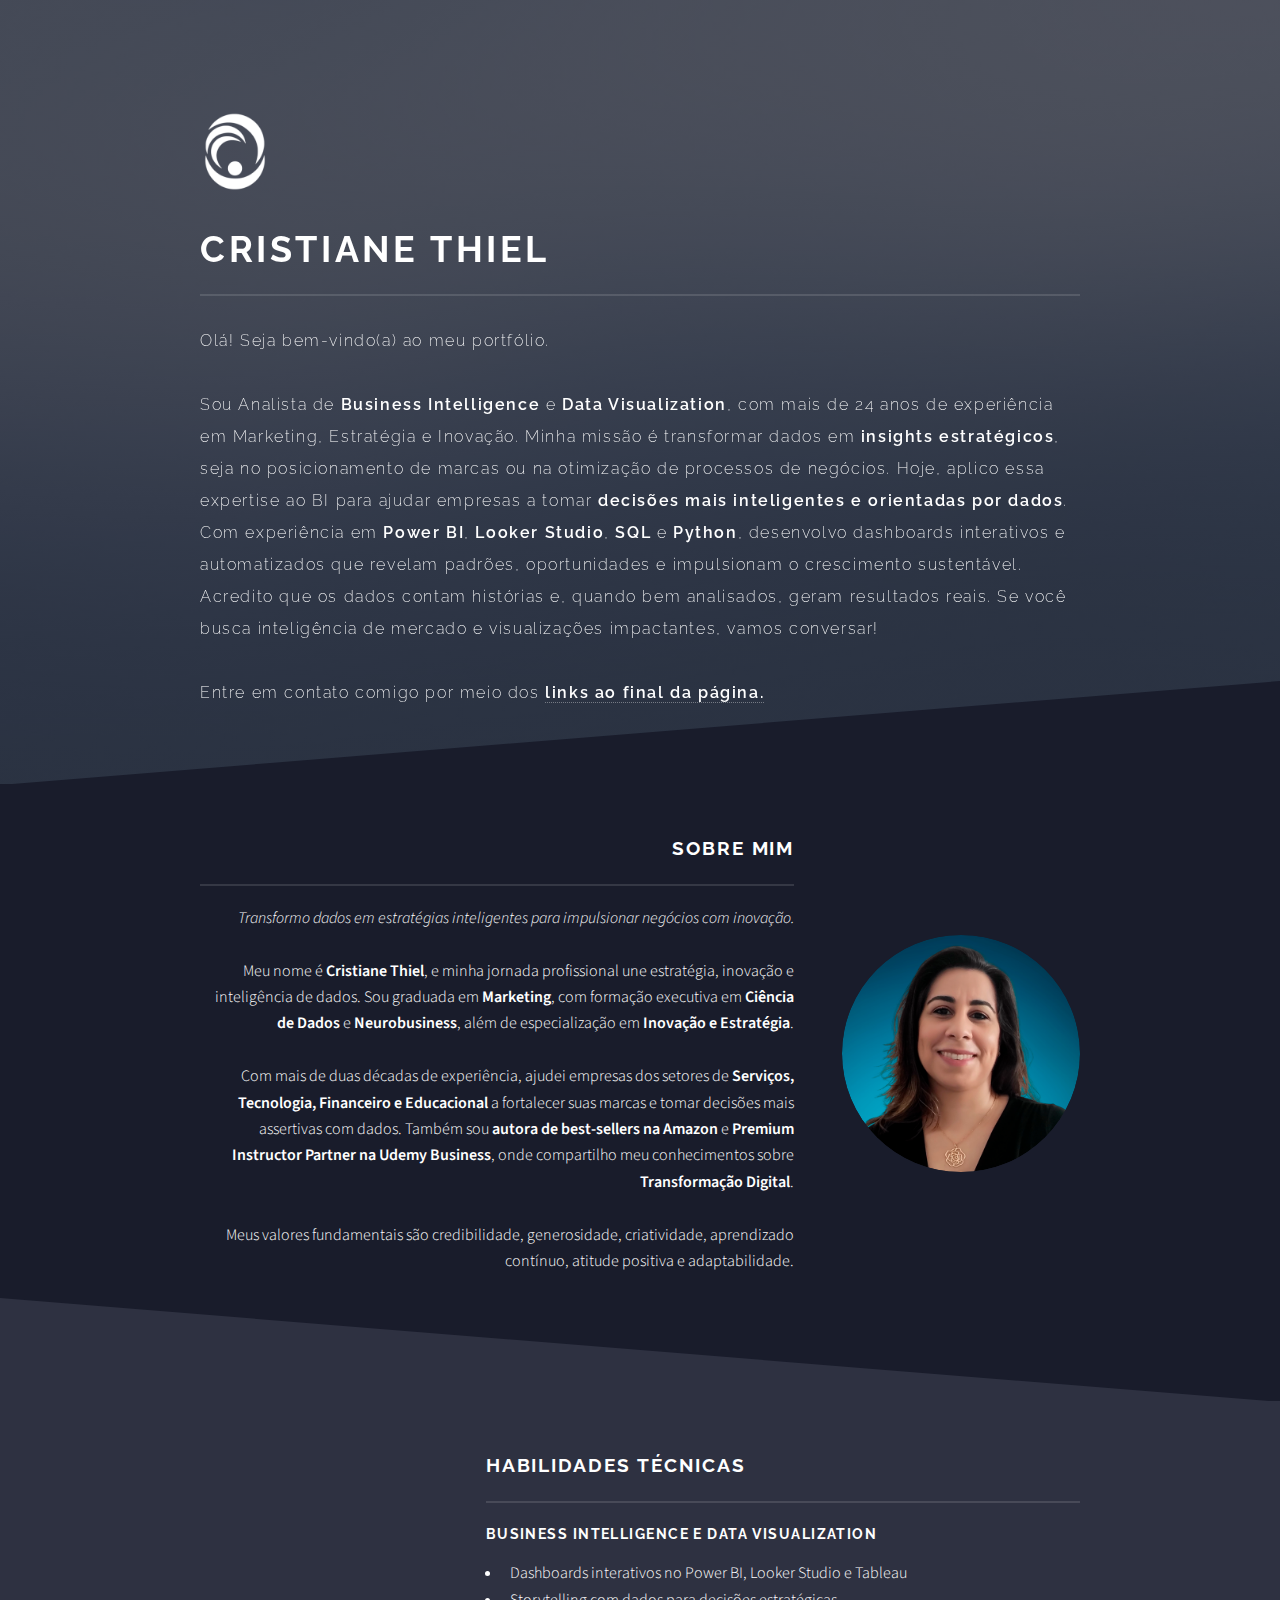
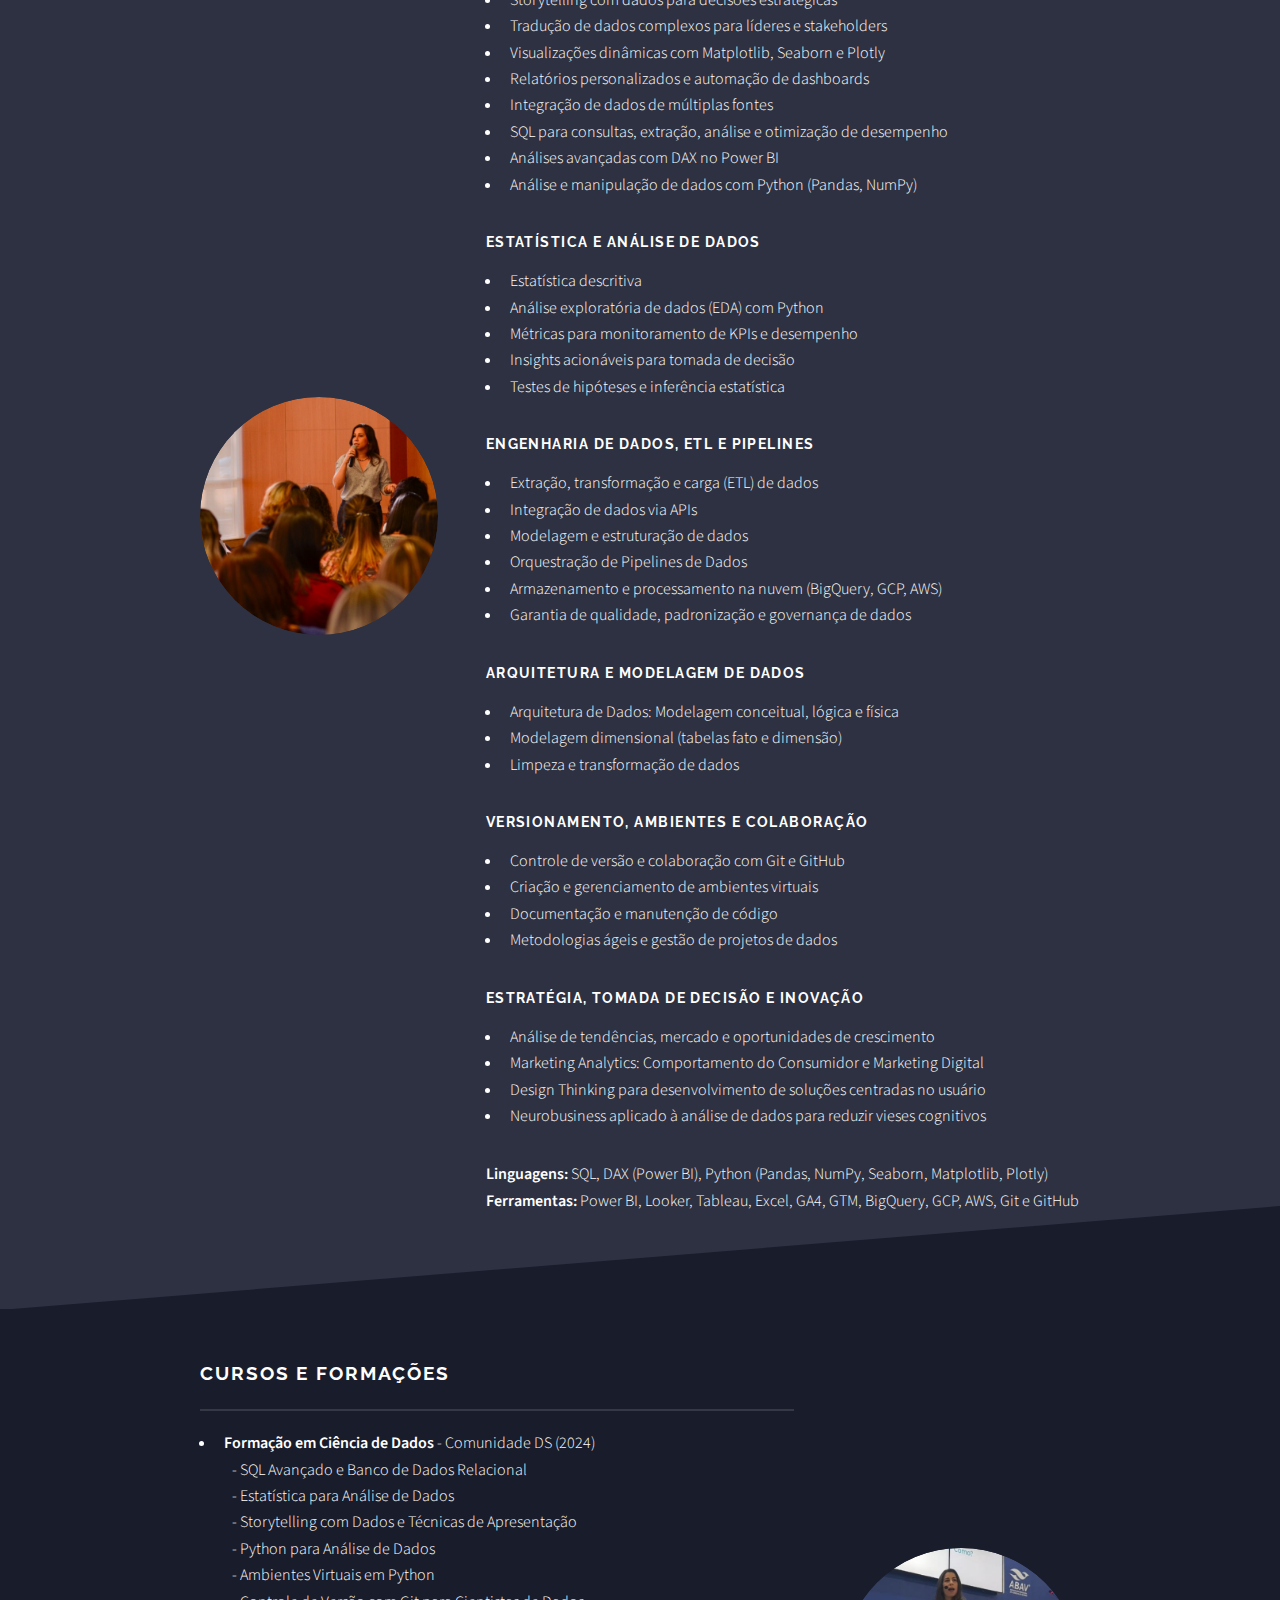
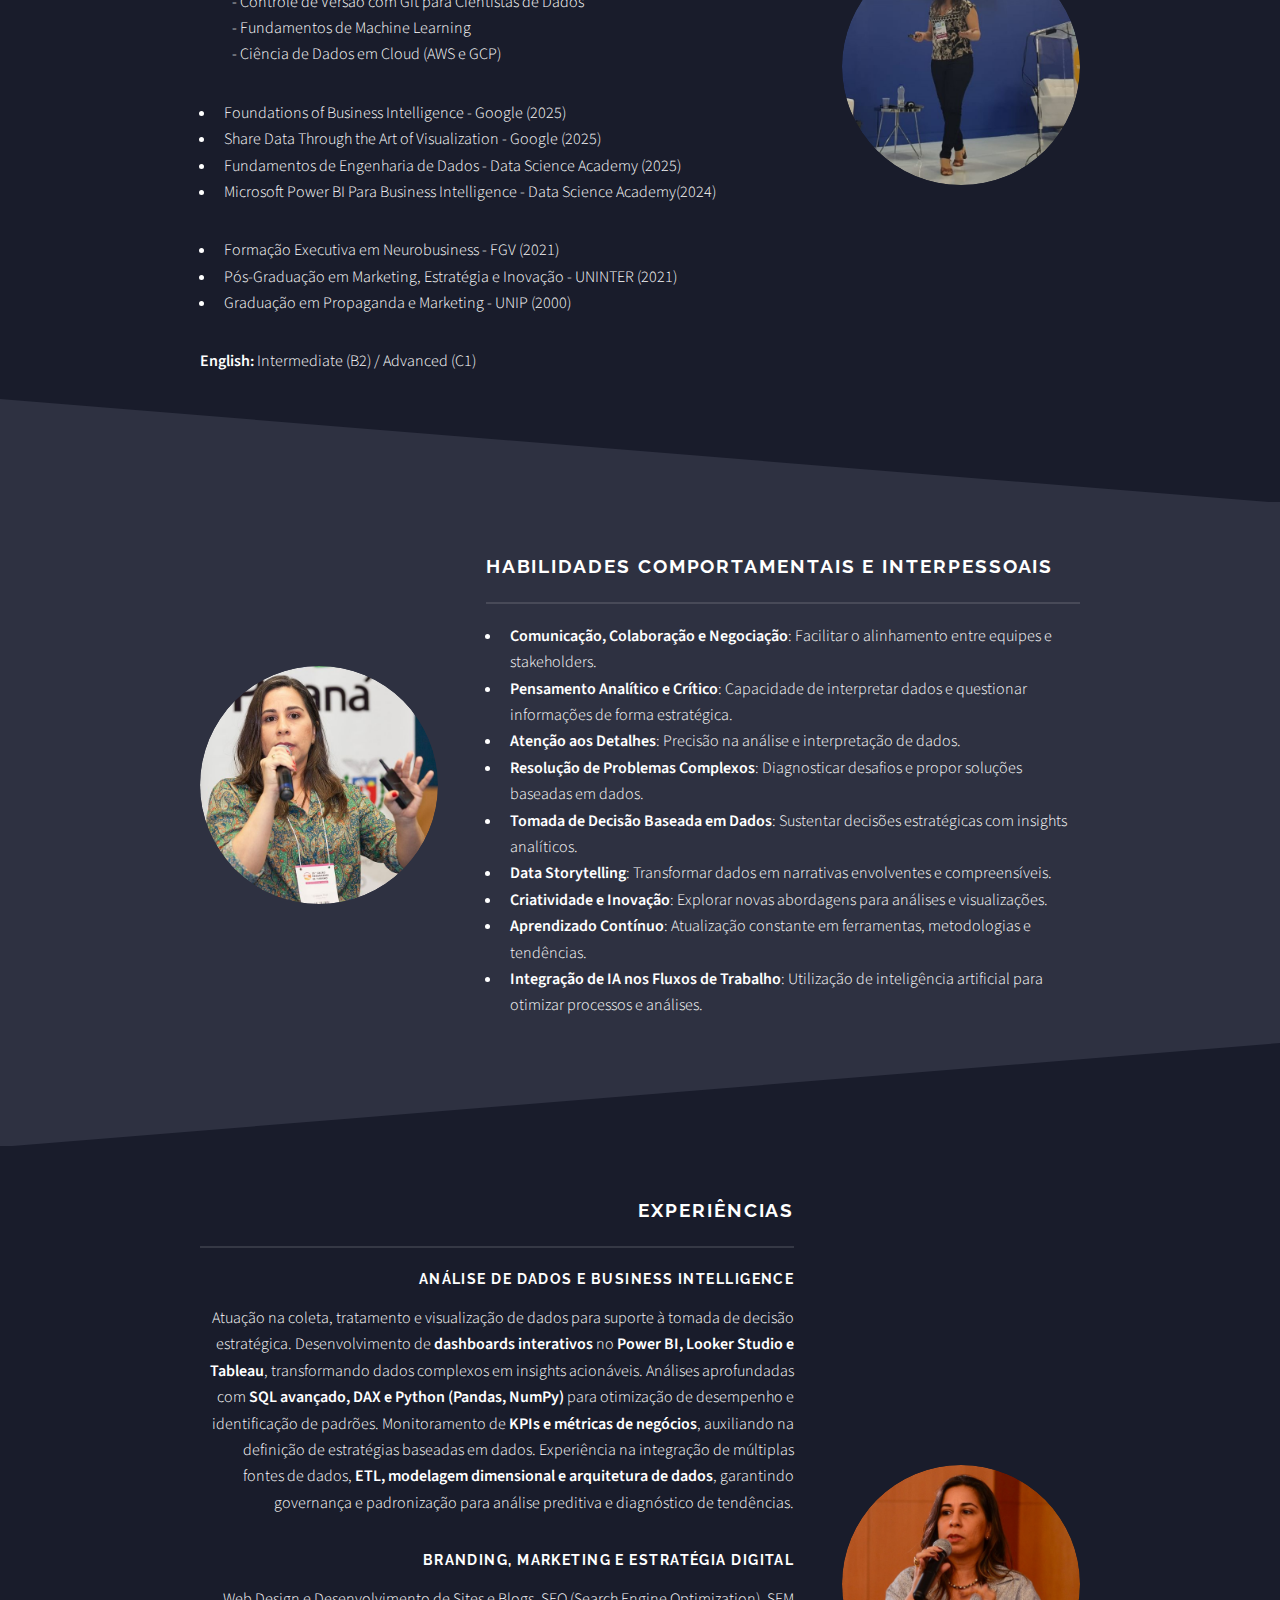
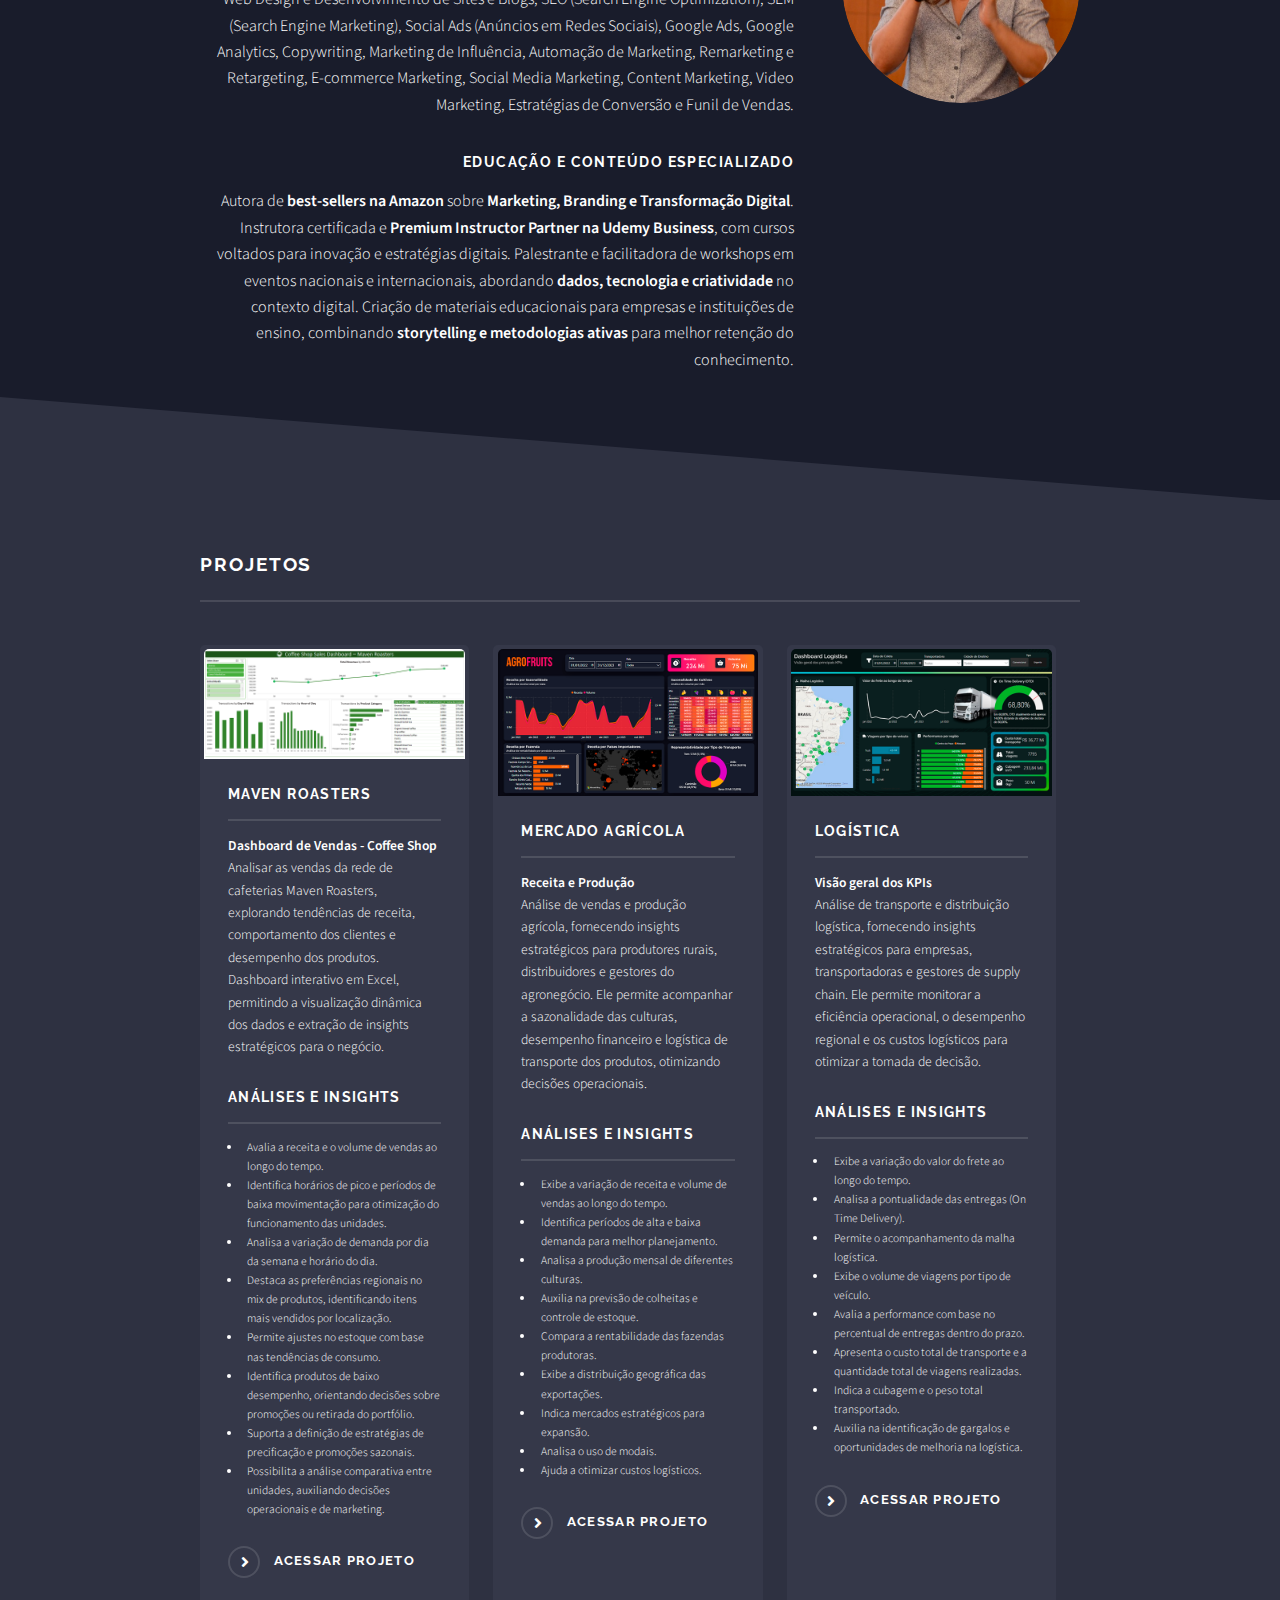
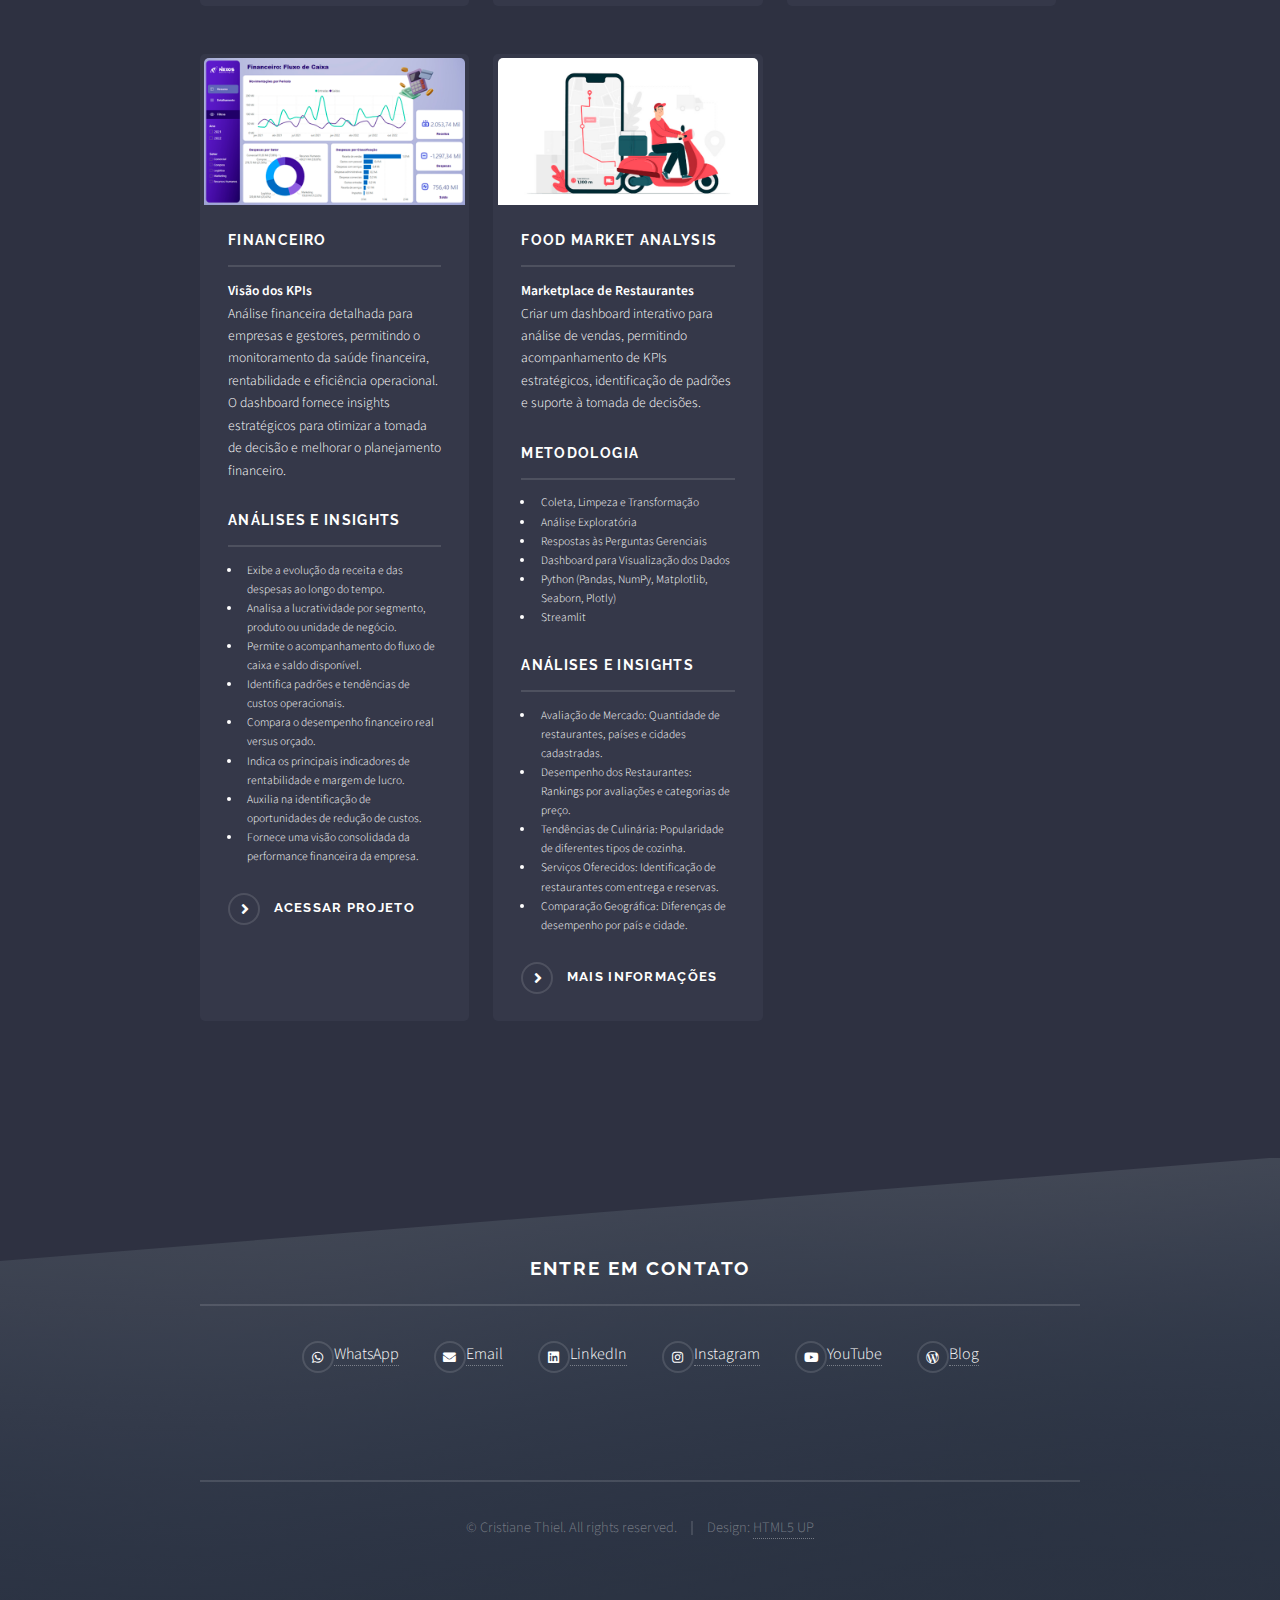
<file: index.html>
<!DOCTYPE HTML>
<!--
	Solid State by HTML5 UP
	html5up.net | @ajlkn
	Free for personal and commercial use under the CCA 3.0 license (html5up.net/license)
-->
<html>
	<head>
		<title>Cristiane Thiel - Business Intelligence</title>
		<meta charset="utf-8" />
		<meta name="viewport" content="width=device-width, initial-scale=1, user-scalable=no" />
		<link rel="stylesheet" href="assets/css/main.css" />
		<link rel=icon href=images/logo-cristiane-thiel-favicon.png>
		<noscript><link rel="stylesheet" href="assets/css/noscript.css" /></noscript>
	</head>
	<body class="is-preload">

		<!-- Page Wrapper -->
			<div id="page-wrapper">

				<!-- Header -->
					<header id="header" class="alt">
						<h1><a href="index.html">Cristiane Thiel</a></h1>
					</header>

				<!-- Banner -->
					<section id="banner">
						<div class="inner">
							<div class="logo"><img src="images/logo-cristiane-thiel.png" width="70" height="79"></span></div>
							<h2>CRISTIANE THIEL</h2>
							<p>Olá! Seja bem-vindo(a) ao meu portfólio.<br><br>
								Sou Analista de <strong>Business Intelligence</strong> e <strong>Data Visualization</strong>, com mais de 24 anos de experiência em Marketing, Estratégia e Inovação.
								Minha missão é transformar dados em <strong>insights estratégicos</strong>, seja no posicionamento de marcas ou na otimização de processos de negócios. Hoje, aplico essa expertise ao BI para ajudar empresas a tomar <strong>decisões mais inteligentes e orientadas por dados</strong>.
								Com experiência em <strong>Power BI</strong>, <strong>Looker Studio</strong>, <strong>SQL</strong> e <strong>Python</strong>, desenvolvo dashboards interativos e automatizados que revelam padrões, oportunidades e impulsionam o crescimento sustentável.
								Acredito que os dados contam histórias e, quando bem analisados, geram resultados reais. Se você busca inteligência de mercado e visualizações impactantes, vamos conversar!
								<br><br>Entre em contato comigo por meio dos <strong><a href="#contato">links ao final da página.</a></strong></p>								
						</div>
					</section>

				<!-- Wrapper -->
					<section id="wrapper">

						<!-- One -->
							<section id="one" class="wrapper spotlight style1">
								<div class="inner">
									<a href="#" class="image"><img src="images/foto-perfil-cristiane-thiel.png" alt="" /></a>
									<div class="content">
										<h2 class="major">Sobre Mim</h2>
										<p><i>Transformo dados em estratégias inteligentes para impulsionar negócios com inovação.</i><br><br>
										Meu nome é <strong>Cristiane Thiel</strong>, e minha jornada profissional une estratégia, inovação e inteligência de dados. 
										Sou graduada em <strong>Marketing</strong>, com formação executiva em <strong>Ciência de Dados</strong> e <strong>Neurobusiness</strong>, além de especialização em <strong>Inovação e Estratégia</strong>.<br><br>
										Com mais de duas décadas de experiência, ajudei empresas dos setores de <strong>Serviços, Tecnologia, Financeiro e Educacional</strong> a fortalecer suas marcas e tomar decisões mais assertivas com dados. 
										Também sou <strong>autora de best-sellers na Amazon</strong> e <strong>Premium Instructor Partner na Udemy Business</strong>, onde compartilho meu conhecimentos sobre <strong>Transformação Digital</strong>.<br><br>
										Meus valores fundamentais são credibilidade, generosidade, criatividade, aprendizado contínuo, atitude positiva e adaptabilidade.</p>
										<!--<a href="#" class="special">Learn more</a>-->
									</div>
								</div>
							</section>

						<!-- Two -->
							<section id="two" class="wrapper alt spotlight style2">
								<div class="inner">
									<a href="#" class="image"><img src="images/foto-perfil-cristiane-thiel-03.png" alt="" /></a>
									<div class="content">
										<h2 class="major">Habilidades Técnicas</h2>
										<h3>Business Intelligence e Data Visualization</h3>
											<ul>
												<li>Dashboards interativos no Power BI, Looker Studio e Tableau</li>
												<li>Storytelling com dados para decisões estratégicas</li>
												<li>Tradução de dados complexos para líderes e stakeholders</li>
												<li>Visualizações dinâmicas com Matplotlib, Seaborn e Plotly</li>
												<li>Relatórios personalizados e automação de dashboards</li>
												<li>Integração de dados de múltiplas fontes</li>
												<li>SQL para consultas, extração, análise e otimização de desempenho</li>
												<li>Análises avançadas com DAX no Power BI</li>
												<li>Análise e manipulação de dados com Python (Pandas, NumPy)</li>
											</ul>

											<h3>Estatística e Análise de Dados</h3>
											<ul>
												<li>Estatística descritiva</li>
												<li>Análise exploratória de dados (EDA) com Python</li>
												<li>Métricas para monitoramento de KPIs e desempenho</li>
												<li>Insights acionáveis para tomada de decisão</li>
												<li>Testes de hipóteses e inferência estatística</li>
											</ul>

											<h3>Engenharia de Dados, ETL e Pipelines</h3>
											<ul>
												<li>Extração, transformação e carga (ETL) de dados</li>
												<li>Integração de dados via APIs</li>
												<li>Modelagem e estruturação de dados</li>
												<li>Orquestração de Pipelines de Dados</li>
												<li>Armazenamento e processamento na nuvem (BigQuery, GCP, AWS)</li>
												<li>Garantia de qualidade, padronização e governança de dados</li>
											</ul>

											<h3>Arquitetura e Modelagem de Dados</h3>
											<ul>
												<li>Arquitetura de Dados: Modelagem conceitual, lógica e física</li>
												<li>Modelagem dimensional (tabelas fato e dimensão)</li>
												<li>Limpeza e transformação de dados</li>
											</ul>

											<h3>Versionamento, Ambientes e Colaboração</h3>
											<ul>
												<li>Controle de versão e colaboração com Git e GitHub</li>
												<li>Criação e gerenciamento de ambientes virtuais</li>
												<li>Documentação e manutenção de código</li>
												<li>Metodologias ágeis e gestão de projetos de dados</li>
											</ul>

											<h3>Estratégia, Tomada de Decisão e Inovação</h3>
											<ul>
												<li>Análise de tendências, mercado e oportunidades de crescimento</li>
												<li>Marketing Analytics: Comportamento do Consumidor e Marketing Digital</li>
												<li>Design Thinking para desenvolvimento de soluções centradas no usuário</li>
												<li>Neurobusiness aplicado à análise de dados para reduzir vieses cognitivos</li>
											</ul>
											
											<strong>Linguagens:</strong> SQL, DAX (Power BI), Python (Pandas, NumPy, Seaborn, Matplotlib, Plotly)<br>
											<strong>Ferramentas:</strong> Power BI, Looker, Tableau, Excel, GA4, GTM, BigQuery, GCP, AWS, Git e GitHub
										<!--<a href="#" class="special">Saiba Mais?</a>-->
									</div>
								</div>
							</section>

						<!-- Three -->
							<section id="three" class="wrapper spotlight style3">
								<div class="inner">
									<a href="#" class="image"><img src="images/foto-perfil-cristiane-thiel-palestra-02.jpg" alt="" /></a>
									<div class="content">
										<h2 class="major" style="text-align:left;">Cursos e Formações</h2>
										<ul>
											<li style="text-align:left;"><strong>Formação em Ciência de Dados</strong> - Comunidade DS (2024)
												<ul style="list-style-type: none;padding-left: 0;">	
													<li>- SQL Avançado e Banco de Dados Relacional</li>
													<li>- Estatística para Análise de Dados</li>
													<li>- Storytelling com Dados e Técnicas de Apresentação</li>
													<li>- Python para Análise de Dados</li>
													<li>- Ambientes Virtuais em Python</li>
													<li>- Controle de Versão com Git para Cientistas de Dados</li>
													<li>- Fundamentos de Machine Learning</li>
													<li>- Ciência de Dados em Cloud (AWS e GCP)</li>
												</ul>
										</ul>
										<ul>
											<li style="text-align:left;">Foundations of Business Intelligence - Google (2025)</li>
											<li style="text-align:left;">Share Data Through the Art of Visualization - Google (2025)</li>
											<li style="text-align:left;">Fundamentos de Engenharia de Dados - Data Science Academy (2025)</li>
											<li style="text-align:left;">Microsoft Power BI Para Business Intelligence - Data Science Academy(2024)</li>
										</ul>
										<ul>
											<li style="text-align:left;">Formação Executiva em Neurobusiness - FGV (2021)</li>
											<li style="text-align:left;">Pós-Graduação em Marketing, Estratégia e Inovação - UNINTER (2021)</li>
											<li style="text-align:left;">Graduação em Propaganda e Marketing - UNIP (2000)</li>
										</ul>

									<p style="text-align:left;"><strong>English:</strong> Intermediate (B2) / Advanced (C1)</p>
									</div>
								</div>
							</section>

						<!-- Two -->
						<section id="two" class="wrapper alt spotlight style2">
							<div class="inner">
								<a href="#" class="image"><img src="images/foto-perfil-cristiane-thiel-palestra-01.jpg" alt="" /></a>
								<div class="content">
									<h2 class="major">Habilidades Comportamentais e Interpessoais</h2>
									<ul>
										<li><strong>Comunicação, Colaboração e Negociação</strong>: Facilitar o alinhamento entre equipes e stakeholders.</li>
										<li><strong>Pensamento Analítico e Crítico</strong>: Capacidade de interpretar dados e questionar informações de forma estratégica.</li>
										<li><strong>Atenção aos Detalhes</strong>: Precisão na análise e interpretação de dados.</li>
										<li><strong>Resolução de Problemas Complexos</strong>: Diagnosticar desafios e propor soluções baseadas em dados.</li>
										<li><strong>Tomada de Decisão Baseada em Dados</strong>: Sustentar decisões estratégicas com insights analíticos.</li>
										<li><strong>Data Storytelling</strong>: Transformar dados em narrativas envolventes e compreensíveis.</li>
										<li><strong>Criatividade e Inovação</strong>: Explorar novas abordagens para análises e visualizações.</li>
										<li><strong>Aprendizado Contínuo</strong>: Atualização constante em ferramentas, metodologias e tendências.</li>
										<li><strong>Integração de IA nos Fluxos de Trabalho</strong>: Utilização de inteligência artificial para otimizar processos e análises.</li>
									</ul>

									<!--<a href="#" class="special">Saiba Mais?</a>-->
								</div>
							</div>
						</section>

					<!-- Three -->
						<section id="three" class="wrapper spotlight style3">
							<div class="inner">
								<a href="#" class="image"><img src="images/foto-perfil-cristiane-thiel-04.png" alt="" /></a>
								<div class="content">
									<h2 class="major">Experiências</h2>
									<h3>Análise de Dados e Business Intelligence</h3>
									<p>Atuação na coleta, tratamento e visualização de dados para suporte à tomada de decisão estratégica. Desenvolvimento de <strong>dashboards interativos</strong> no <strong>Power BI, Looker Studio e Tableau</strong>, transformando dados complexos em insights acionáveis. Análises aprofundadas com <strong>SQL avançado, DAX e Python (Pandas, NumPy)</strong> para otimização de desempenho e identificação de padrões. Monitoramento de <strong>KPIs e métricas de negócios</strong>, auxiliando na definição de estratégias baseadas em dados. Experiência na integração de múltiplas fontes de dados, <strong>ETL, modelagem dimensional e arquitetura de dados</strong>, garantindo governança e padronização para análise preditiva e diagnóstico de tendências.</p>
									<h3>Branding, Marketing e Estratégia Digital</h3>
									<p>Web Design e Desenvolvimento de Sites e Blogs, SEO (Search Engine Optimization), SEM (Search Engine Marketing), Social Ads (Anúncios em Redes Sociais), Google Ads, Google Analytics, Copywriting, Marketing de Influência, Automação de Marketing, Remarketing e Retargeting, E-commerce Marketing, Social Media Marketing, Content Marketing, Video Marketing, Estratégias de Conversão e Funil de Vendas.</p>
									<h3>Educação e Conteúdo Especializado</h3>
									<p>Autora de <strong>best-sellers na Amazon</strong> sobre <strong>Marketing, Branding e Transformação Digital</strong>. Instrutora certificada e <strong>Premium Instructor Partner na Udemy Business</strong>, com cursos voltados para inovação e estratégias digitais. Palestrante e facilitadora de workshops em eventos nacionais e internacionais, abordando <strong>dados, tecnologia e criatividade</strong> no contexto digital. Criação de materiais educacionais para empresas e instituições de ensino, combinando <strong>storytelling e metodologias ativas</strong> para melhor retenção do conhecimento.</p>
									<!--<a href="#" class="special">Learn more</a>-->
								</div>
							</div>
						</section>

						<!-- Five -->
							<section id="four" class="wrapper alt style1">
								<div class="inner">
									<h2 class="major">Projetos</h2>
									<section class="features">
										<article>
											<a href="coffee-shop-maven-roasters-excel.html" target="_blank" class="image"><img src="images/coffee-shop-maven-roasters-excel.png" alt="" /></a>
											<h3 class="major">Maven Roasters</h3>
											<p><strong>Dashboard de Vendas - Coffee Shop</strong>
											<br>Analisar as vendas da rede de cafeterias Maven Roasters, explorando tendências de receita, comportamento dos clientes e desempenho dos produtos. Dashboard interativo em Excel, permitindo a visualização dinâmica dos dados e extração de insights estratégicos para o negócio.
										</p>
											<h4 class="major">Análises e Insights</h4>
											<ul>
												<li>Avalia a receita e o volume de vendas ao longo do tempo.</li>
												<li>Identifica horários de pico e períodos de baixa movimentação para otimização do funcionamento das unidades.</li>
												<li>Analisa a variação de demanda por dia da semana e horário do dia.</li>
												<li>Destaca as preferências regionais no mix de produtos, identificando itens mais vendidos por localização.</li>
												<li>Permite ajustes no estoque com base nas tendências de consumo.</li>
												<li>Identifica produtos de baixo desempenho, orientando decisões sobre promoções ou retirada do portfólio.</li>
												<li>Suporta a definição de estratégias de precificação e promoções sazonais.</li>
												<li>Possibilita a análise comparativa entre unidades, auxiliando decisões operacionais e de marketing.</li>
											</ul>											
											<a href="coffee-shop-maven-roasters-excel.html" class="special" target="_blank">Acessar Projeto</a>
										</article>
										<article>
											<a href="https://app.powerbi.com/view?r=eyJrIjoiZWNkMDhlMDItMjI4NC00MzE1LWI3NGItZThiMTk3OWQ3YjE1IiwidCI6IjVhOGViYWRmLTdlNDQtNDYzZi04OTdiLThkYzhiODcwZDAyZiJ9" target="_blank" class="image"><img src="images/agrofruit.png" alt="" /></a>
											<h3 class="major">Mercado Agrícola</h3>
											<p><strong>Receita e Produção</strong>
											<br>Análise de vendas e produção agrícola, fornecendo insights estratégicos para produtores rurais, distribuidores e gestores do agronegócio. Ele permite acompanhar a sazonalidade das culturas, desempenho financeiro e logística de transporte dos produtos, otimizando decisões operacionais.</p>
											<h4 class="major">Análises e Insights</h4>
											<ul>
												<li>Exibe a variação de receita e volume de vendas ao longo do tempo.</li>
												<li>Identifica períodos de alta e baixa demanda para melhor planejamento.</li>
												<li>Analisa a produção mensal de diferentes culturas.</li>
												<li>Auxilia na previsão de colheitas e controle de estoque.</li>
												<li>Compara a rentabilidade das fazendas produtoras.</li>
												<li>Exibe a distribuição geográfica das exportações.</li>
												<li>Indica mercados estratégicos para expansão.</li>
												<li>Analisa o uso de modais.</li>
												<li>Ajuda a otimizar custos logísticos.</li>
												</ul>
											<a href="https://app.powerbi.com/view?r=eyJrIjoiZWNkMDhlMDItMjI4NC00MzE1LWI3NGItZThiMTk3OWQ3YjE1IiwidCI6IjVhOGViYWRmLTdlNDQtNDYzZi04OTdiLThkYzhiODcwZDAyZiJ9" class="special" target="_blank">Acessar Projeto</a>
										</article>
										<article>
											<a href="https://app.powerbi.com/view?r=eyJrIjoiZDRmYzk2MjUtMmQ5NC00MGVkLWExMWYtN2JjMzhmMjY5ZDZiIiwidCI6IjVhOGViYWRmLTdlNDQtNDYzZi04OTdiLThkYzhiODcwZDAyZiJ9" target="_blank" class="image"><img src="images/logistica.png" alt="" /></a>
											<h3 class="major">Logística</h3>
											<p><strong>Visão geral dos KPIs</strong>
												<br>Análise de transporte e distribuição logística, fornecendo insights estratégicos para empresas, transportadoras e gestores de supply chain. Ele permite monitorar a eficiência operacional, o desempenho regional e os custos logísticos para otimizar a tomada de decisão.</p>
											<h4 class="major">Análises e Insights</h4>
											<ul>
												<li>Exibe a variação do valor do frete ao longo do tempo.</li>
												<li>Analisa a pontualidade das entregas (On Time Delivery).</li>
												<li>Permite o acompanhamento da malha logística.</li>
												<li>Exibe o volume de viagens por tipo de veículo.</li>
												<li>Avalia a performance com base no percentual de entregas dentro do prazo.</li>
												<li>Apresenta o custo total de transporte e a quantidade total de viagens realizadas.</li>
												<li>Indica a cubagem e o peso total transportado.</li>
												<li>Auxilia na identificação de gargalos e oportunidades de melhoria na logística.</li>
											</ul>
											<a href="https://app.powerbi.com/view?r=eyJrIjoiZDRmYzk2MjUtMmQ5NC00MGVkLWExMWYtN2JjMzhmMjY5ZDZiIiwidCI6IjVhOGViYWRmLTdlNDQtNDYzZi04OTdiLThkYzhiODcwZDAyZiJ9" class="special" target="_blank">Acessar Projeto</a>
										</article>
										<article>
											<a href="https://app.powerbi.com/view?r=eyJrIjoiYjQ4ZjU1NWQtZDgxNC00NjhlLWI5N2YtZmQ2MThhYzBjMzEyIiwidCI6IjVhOGViYWRmLTdlNDQtNDYzZi04OTdiLThkYzhiODcwZDAyZiJ9&pageName=7776892a928b8001b74c" target="_blank" class="image"><img src="images/financeiro.png" alt="" /></a>
											<h3 class="major">Financeiro</h3>
											<p><strong>Visão dos KPIs</strong>
												<br>Análise financeira detalhada para empresas e gestores, permitindo o monitoramento da saúde financeira, rentabilidade e eficiência operacional. O dashboard fornece insights estratégicos para otimizar a tomada de decisão e melhorar o planejamento financeiro.</p>
											<h4 class="major">Análises e Insights</h4>
											<ul>
												<li>Exibe a evolução da receita e das despesas ao longo do tempo.</li>
												<li>Analisa a lucratividade por segmento, produto ou unidade de negócio.</li>
												<li>Permite o acompanhamento do fluxo de caixa e saldo disponível.</li>
												<li>Identifica padrões e tendências de custos operacionais.</li>
												<li>Compara o desempenho financeiro real versus orçado.</li>
												<li>Indica os principais indicadores de rentabilidade e margem de lucro.</li>
												<li>Auxilia na identificação de oportunidades de redução de custos.</li>
												<li>Fornece uma visão consolidada da performance financeira da empresa.</li>
											</ul>
											<a href="https://app.powerbi.com/view?r=eyJrIjoiYjQ4ZjU1NWQtZDgxNC00NjhlLWI5N2YtZmQ2MThhYzBjMzEyIiwidCI6IjVhOGViYWRmLTdlNDQtNDYzZi04OTdiLThkYzhiODcwZDAyZiJ9&pageName=7776892a928b8001b74c" class="special" target="_blank">Acessar Projeto</a>
										</article>
										<article>
											<a href="marketplace-de-restaurantes.html" target="_blank" class="image"><img src="images/marketplace-de-restaurantes.png" alt="" /></a>
											<h3 class="major">Food Market Analysis</h3>
											<p><strong>Marketplace de Restaurantes</strong>
												<br>Criar um dashboard interativo para análise de vendas, permitindo acompanhamento de KPIs estratégicos, identificação de padrões e suporte à tomada de decisões.</p>
											<h4 class="major">Metodologia</h4>
											<ul>
												<li>Coleta, Limpeza e Transformação</li>
												<li>Análise Exploratória</li>
												<li>Respostas às Perguntas Gerenciais</li>
												<li>Dashboard para Visualização dos Dados</li>
												<li>Python (Pandas, NumPy, Matplotlib, Seaborn, Plotly)</li>
												<li>Streamlit</li>
											</ul>
											<h4 class="major">Análises e Insights</h4>
											<ul>
												<li>Avaliação de Mercado: Quantidade de restaurantes, países e cidades cadastradas.</li>
												<li>Desempenho dos Restaurantes: Rankings por avaliações e categorias de preço.</li>
												<li>Tendências de Culinária: Popularidade de diferentes tipos de cozinha.</li>
												<li>Serviços Oferecidos: Identificação de restaurantes com entrega e reservas.</li>
												<li>Comparação Geográfica: Diferenças de desempenho por país e cidade.</li>
											</ul>
											<a href="marketplace-de-restaurantes.html" class="special" target="_blank">Mais Informações</a>
										</article>						
									</section>
								</div>
							</section>

					</section>

				<!-- Footer -->
					<section id="footer">
						<div class="inner">
							<h2 class="major" id="contato">Entre em Contato</h2>
							<!--<p>Preencha o o formulário e envie sua mensagem.</p>
							<form method="post" action="#">
								<div class="fields">
									<div class="field">
										<label for="name">Nome</label>
										<input type="text" name="name" id="name" />
									</div>
									<div class="field">
										<label for="email">Email</label>
										<input type="email" name="email" id="email" />
									</div>
									<div class="field">
										<label for="message">Mensagem</label>
										<textarea name="message" id="message" rows="4"></textarea>
									</div>
								</div>
								<ul class="actions">
									<li><input type="submit" value="Enviar" /></li>
								</ul>
							</form>
						-->
							<ul class="contact">
								<li class="icon brands fa-whatsapp"><a href="https://api.whatsapp.com/send?phone=5521995182221" target="_blank">WhatsApp</a></li>
								<li class="icon solid fa-envelope"><a href="mailto:datascience@cristianethiel.com.br" target="_blank">Email</a></li>
								<li class="icon brands fa-linkedin"><a href="https://www.linkedin.com/in/cristianethiel/" target="_blank">LinkedIn</a></li>
								<li class="icon brands fa-instagram"><a href="https://www.instagram.com/cristianethiel/" target="_blank">Instagram</a></li>
								<li class="icon brands fa-youtube"><a href="https://www.youtube.com/channel/UCXxcQu6K8jNsBIZV1xP_kGg?sub_confirmation=1" target="_blank">YouTube</a></li>
								<li class="icon brands fa-wordpress-simple"><a href="https://cristianethiel.com.br/" target="_blank">Blog</a></li>
							</ul>
							<ul class="copyright">
								<li>&copy; Cristiane Thiel. All rights reserved.</li><li>Design: <a href="http://html5up.net">HTML5 UP</a></li>
							</ul>
						</div>
					</section>

			</div>

		<!-- Scripts -->
			<script src="assets/js/jquery.min.js"></script>
			<script src="assets/js/jquery.scrollex.min.js"></script>
			<script src="assets/js/browser.min.js"></script>
			<script src="assets/js/breakpoints.min.js"></script>
			<script src="assets/js/util.js"></script>
			<script src="assets/js/main.js"></script>

	</body>
</html>
</file>
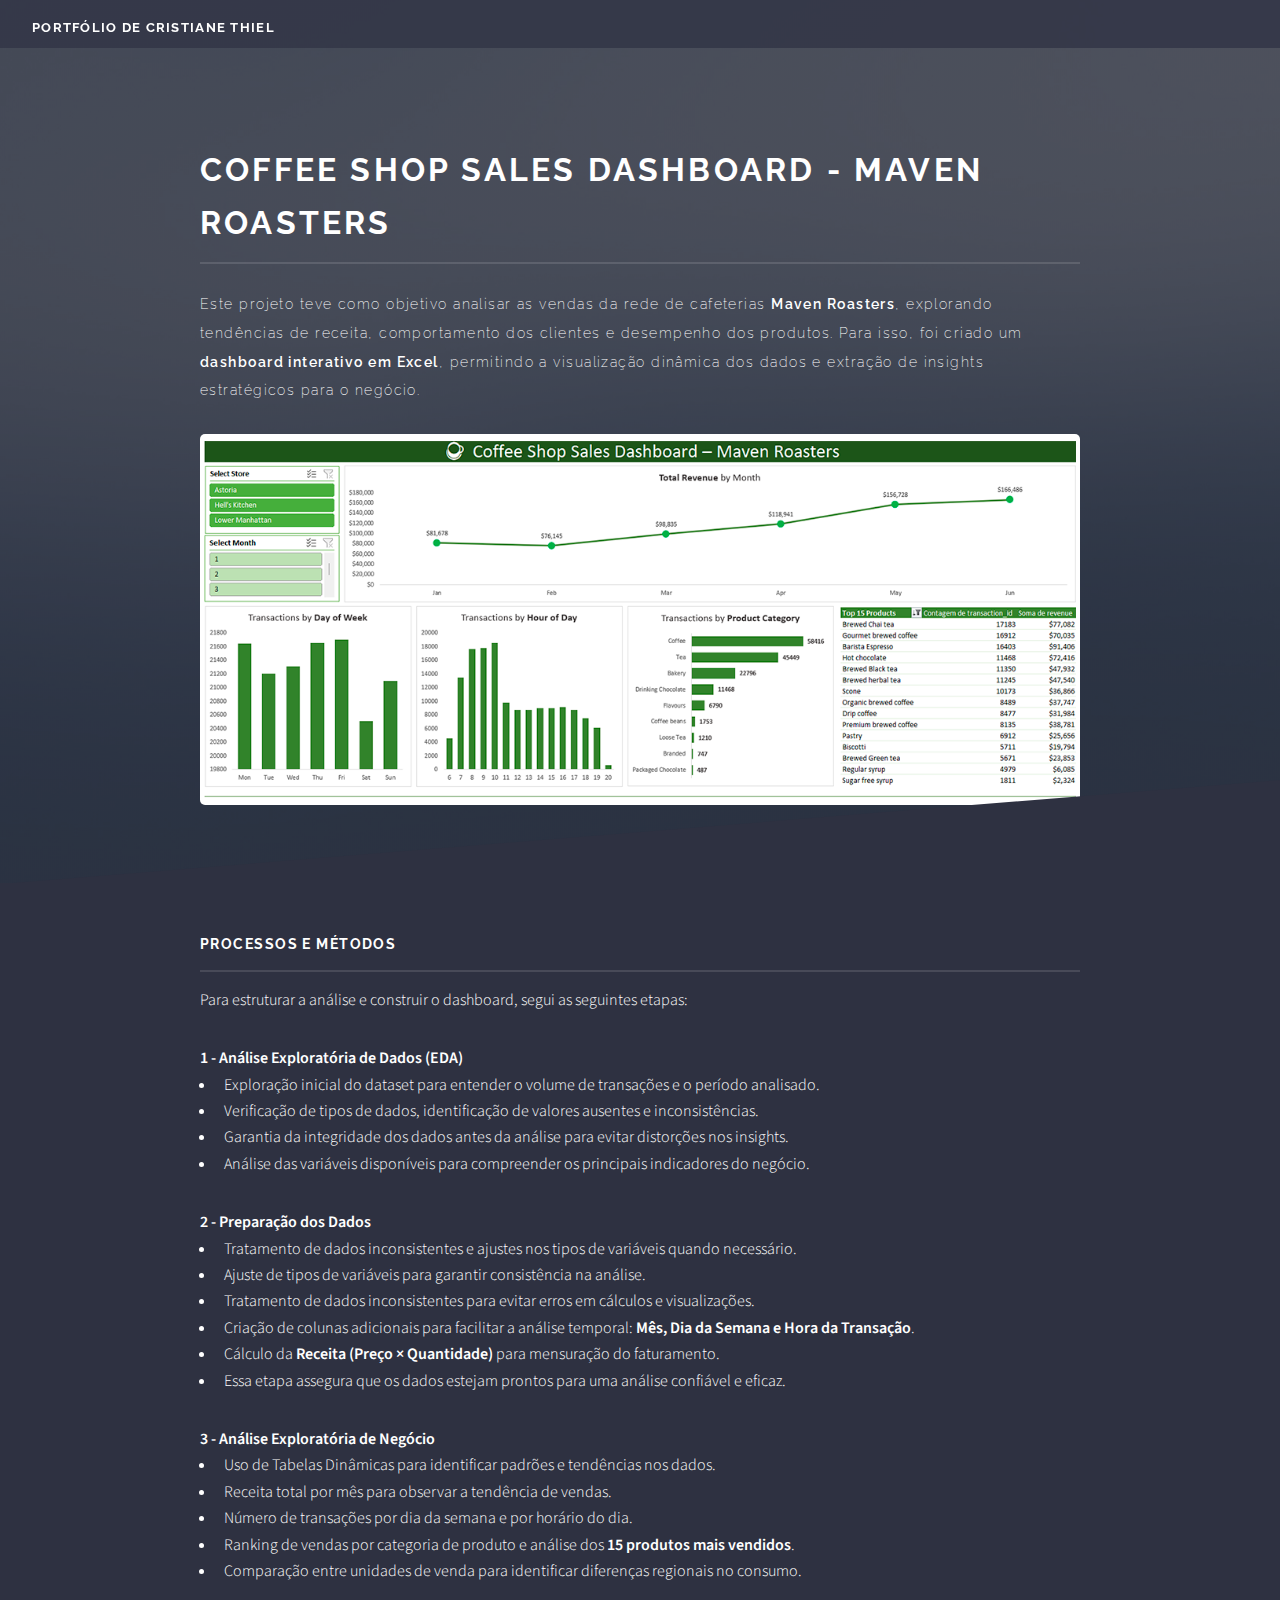
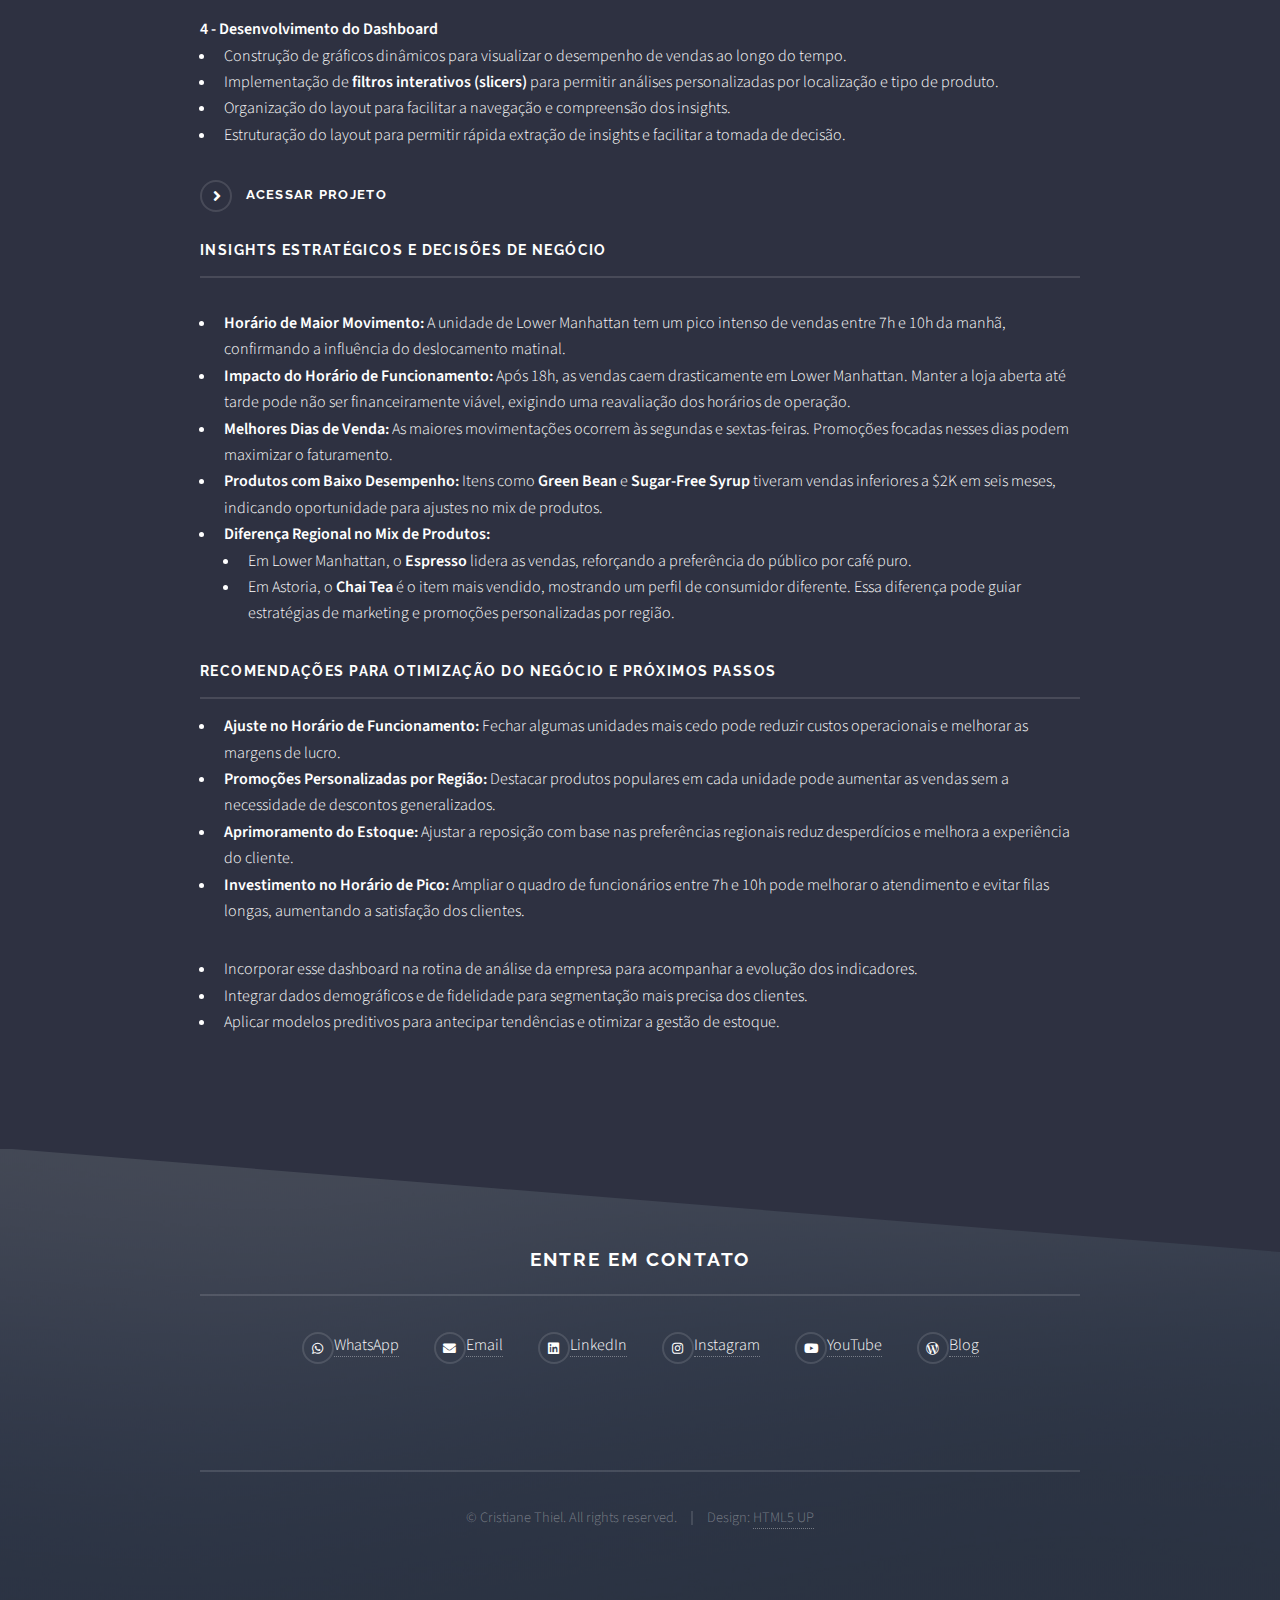
<file: coffee-shop-maven-roasters-excel.html>
<!DOCTYPE HTML>
<!--
	Solid State by HTML5 UP
	html5up.net | @ajlkn
	Free for personal and commercial use under the CCA 3.0 license (html5up.net/license)
-->
<html>
	<head>
		<title>Coffee Shop Sales Dashboard - Maven Roasters</title>
		<meta charset="utf-8" />
		<meta name="viewport" content="width=device-width, initial-scale=1, user-scalable=no" />
		<link rel="stylesheet" href="assets/css/main.css" />
		<link rel=icon href=images/logo-cristiane-thiel-favicon.png>
		<noscript><link rel="stylesheet" href="assets/css/noscript.css" /></noscript>
	</head>
	<body class="is-preload">

		<!-- Page Wrapper -->
			<div id="page-wrapper">

				<!-- Header -->
					<header id="header">
						<h1><a href="index.html">Portfólio de Cristiane Thiel</a></h1>
					</header>

				<!-- Wrapper -->
					<section id="wrapper">
						<header>
							<div class="inner">
								<h2>Coffee Shop Sales Dashboard - Maven Roasters</h2>
								<p style="font-size: 0.9em;">Este projeto teve como objetivo analisar as vendas da rede de cafeterias <b>Maven Roasters</b>, explorando tendências de receita, comportamento dos clientes e desempenho dos produtos. Para isso, foi criado um <b>dashboard interativo em Excel</b>, permitindo a visualização dinâmica dos dados e extração de insights estratégicos para o negócio.
								<br><br>
								<a href="https://github.com/cristianethiel/coffee-shop-maven-roasters" target="_blank" class="image"><img src="images/coffee-shop-maven-roasters-excel.png" width="880" alt="" /></a>
								<br><br></p>	
							</div>
						</header>

						<!-- Content -->
							<div class="wrapper">
								<div class="inner">

									<h3 class="major">Processos e Métodos</h3>
									<p>Para estruturar a análise e construir o dashboard, segui as seguintes etapas:</p>
										<b>1 - Análise Exploratória de Dados (EDA)</b>
										<ul>
											<li>Exploração inicial do dataset para entender o volume de transações e o período analisado.</li>
											<li>Verificação de tipos de dados, identificação de valores ausentes e inconsistências.</li>
											<li>Garantia da integridade dos dados antes da análise para evitar distorções nos insights.</li>
											<li>Análise das variáveis disponíveis para compreender os principais indicadores do negócio.</li>
										</ul>

										<b>2 - Preparação dos Dados</b>
										<ul>
											<li>Tratamento de dados inconsistentes e ajustes nos tipos de variáveis quando necessário.</li>
											<li>Ajuste de tipos de variáveis para garantir consistência na análise.</li>
											<li>Tratamento de dados inconsistentes para evitar erros em cálculos e visualizações.</li>
											<li>Criação de colunas adicionais para facilitar a análise temporal: <strong>Mês, Dia da Semana e Hora da Transação</strong>.</li>
											<li>Cálculo da <strong>Receita (Preço × Quantidade)</strong> para mensuração do faturamento.</li>
											<li>Essa etapa assegura que os dados estejam prontos para uma análise confiável e eficaz.</li>
										</ul>

										<b>3 - Análise Exploratória de Negócio</b>
										<ul>
											<li>Uso de Tabelas Dinâmicas para identificar padrões e tendências nos dados.</li>
											<li>Receita total por mês para observar a tendência de vendas.</li>
											<li>Número de transações por dia da semana e por horário do dia.</li>
											<li>Ranking de vendas por categoria de produto e análise dos <strong>15 produtos mais vendidos</strong>.</li>
											<li>Comparação entre unidades de venda para identificar diferenças regionais no consumo.</li>
										</ul>

										<b>4 - Desenvolvimento do Dashboard</b>
										<ul>
											<li>Construção de gráficos dinâmicos para visualizar o desempenho de vendas ao longo do tempo.</li>
											<li>Implementação de <strong>filtros interativos (slicers)</strong> para permitir análises personalizadas por localização e tipo de produto.</li>
											<li>Organização do layout para facilitar a navegação e compreensão dos insights.</li>
											<li>Estruturação do layout para permitir rápida extração de insights e facilitar a tomada de decisão.</li>
										</ul>
									<a href="https://github.com/cristianethiel/coffee-shop-maven-roasters" class="special" target="_blank">Acessar Projeto</a>
									<h3 class="major">Insights Estratégicos e Decisões de Negócio</h3>
									<p>
										<ul>
											<li><strong>Horário de Maior Movimento:</strong> A unidade de Lower Manhattan tem um pico intenso de vendas entre 7h e 10h da manhã, confirmando a influência do deslocamento matinal.</li>
											
											<li><strong>Impacto do Horário de Funcionamento:</strong> Após 18h, as vendas caem drasticamente em Lower Manhattan. Manter a loja aberta até tarde pode não ser financeiramente viável, exigindo uma reavaliação dos horários de operação.</li>
											<li><strong>Melhores Dias de Venda:</strong> As maiores movimentações ocorrem às segundas e sextas-feiras. Promoções focadas nesses dias podem maximizar o faturamento.</li>
											<li><strong>Produtos com Baixo Desempenho:</strong> Itens como <strong>Green Bean</strong> e <strong>Sugar-Free Syrup</strong> tiveram vendas inferiores a $2K em seis meses, indicando oportunidade para ajustes no mix de produtos.</li>
											<li><strong>Diferença Regional no Mix de Produtos:</strong>
												<ul>
													<li>Em Lower Manhattan, o <strong>Espresso</strong> lidera as vendas, reforçando a preferência do público por café puro.</li>
													<li>Em Astoria, o <strong>Chai Tea</strong> é o item mais vendido, mostrando um perfil de consumidor diferente. Essa diferença pode guiar estratégias de marketing e promoções personalizadas por região.</li>
												</ul>
											</li>
										</ul>
										
									
									<h3 class="major">Recomendações para Otimização do Negócio e Próximos Passos</h3>
									
										<ul>
											<li><strong>Ajuste no Horário de Funcionamento:</strong> Fechar algumas unidades mais cedo pode reduzir custos operacionais e melhorar as margens de lucro.</li>
											
											<li><strong>Promoções Personalizadas por Região:</strong> Destacar produtos populares em cada unidade pode aumentar as vendas sem a necessidade de descontos generalizados.</li>
											
											<li><strong>Aprimoramento do Estoque:</strong> Ajustar a reposição com base nas preferências regionais reduz desperdícios e melhora a experiência do cliente.</li>
											
											<li><strong>Investimento no Horário de Pico:</strong> Ampliar o quadro de funcionários entre 7h e 10h pode melhorar o atendimento e evitar filas longas, aumentando a satisfação dos clientes.</li>
										</ul>
										
										<ul>
											<li>Incorporar esse dashboard na rotina de análise da empresa para acompanhar a evolução dos indicadores.</li>
											<li>Integrar dados demográficos e de fidelidade para segmentação mais precisa dos clientes.</li>
											<li>Aplicar modelos preditivos para antecipar tendências e otimizar a gestão de estoque.</li>
										</ul>
										
								</div>
							</div>

					</section>

				<!-- Footer -->
				<section id="footer">
					<div class="inner">
						<h2 class="major" id="contato">Entre em Contato</h2>
						<!--<p>Preencha o o formulário e envie sua mensagem.</p>
						<form method="post" action="#">
							<div class="fields">
								<div class="field">
									<label for="name">Nome</label>
									<input type="text" name="name" id="name" />
								</div>
								<div class="field">
									<label for="email">Email</label>
									<input type="email" name="email" id="email" />
								</div>
								<div class="field">
									<label for="message">Mensagem</label>
									<textarea name="message" id="message" rows="4"></textarea>
								</div>
							</div>
							<ul class="actions">
								<li><input type="submit" value="Enviar" /></li>
							</ul>
						</form>
					-->
						<ul class="contact">
							<li class="icon brands fa-whatsapp"><a href="https://api.whatsapp.com/send?phone=5521995182221" target="_blank">WhatsApp</a></li>
							<li class="icon solid fa-envelope"><a href="mailto:datascience@cristianethiel.com.br" target="_blank">Email</a></li>
							<li class="icon brands fa-linkedin"><a href="https://www.linkedin.com/in/cristianethiel/" target="_blank">LinkedIn</a></li>
							<li class="icon brands fa-instagram"><a href="https://www.instagram.com/cristianethiel/" target="_blank">Instagram</a></li>
							<li class="icon brands fa-youtube"><a href="https://www.youtube.com/channel/UCXxcQu6K8jNsBIZV1xP_kGg?sub_confirmation=1" target="_blank">YouTube</a></li>
							<li class="icon brands fa-wordpress-simple"><a href="https://cristianethiel.com.br/" target="_blank">Blog</a></li>
						</ul>
						<ul class="copyright">
							<li>&copy; Cristiane Thiel. All rights reserved.</li><li>Design: <a href="http://html5up.net">HTML5 UP</a></li>
						</ul>
					</div>
				</section>

			</div>

		<!-- Scripts -->
			<script src="assets/js/jquery.min.js"></script>
			<script src="assets/js/jquery.scrollex.min.js"></script>
			<script src="assets/js/browser.min.js"></script>
			<script src="assets/js/breakpoints.min.js"></script>
			<script src="assets/js/util.js"></script>
			<script src="assets/js/main.js"></script>

	</body>
</html>
</file>
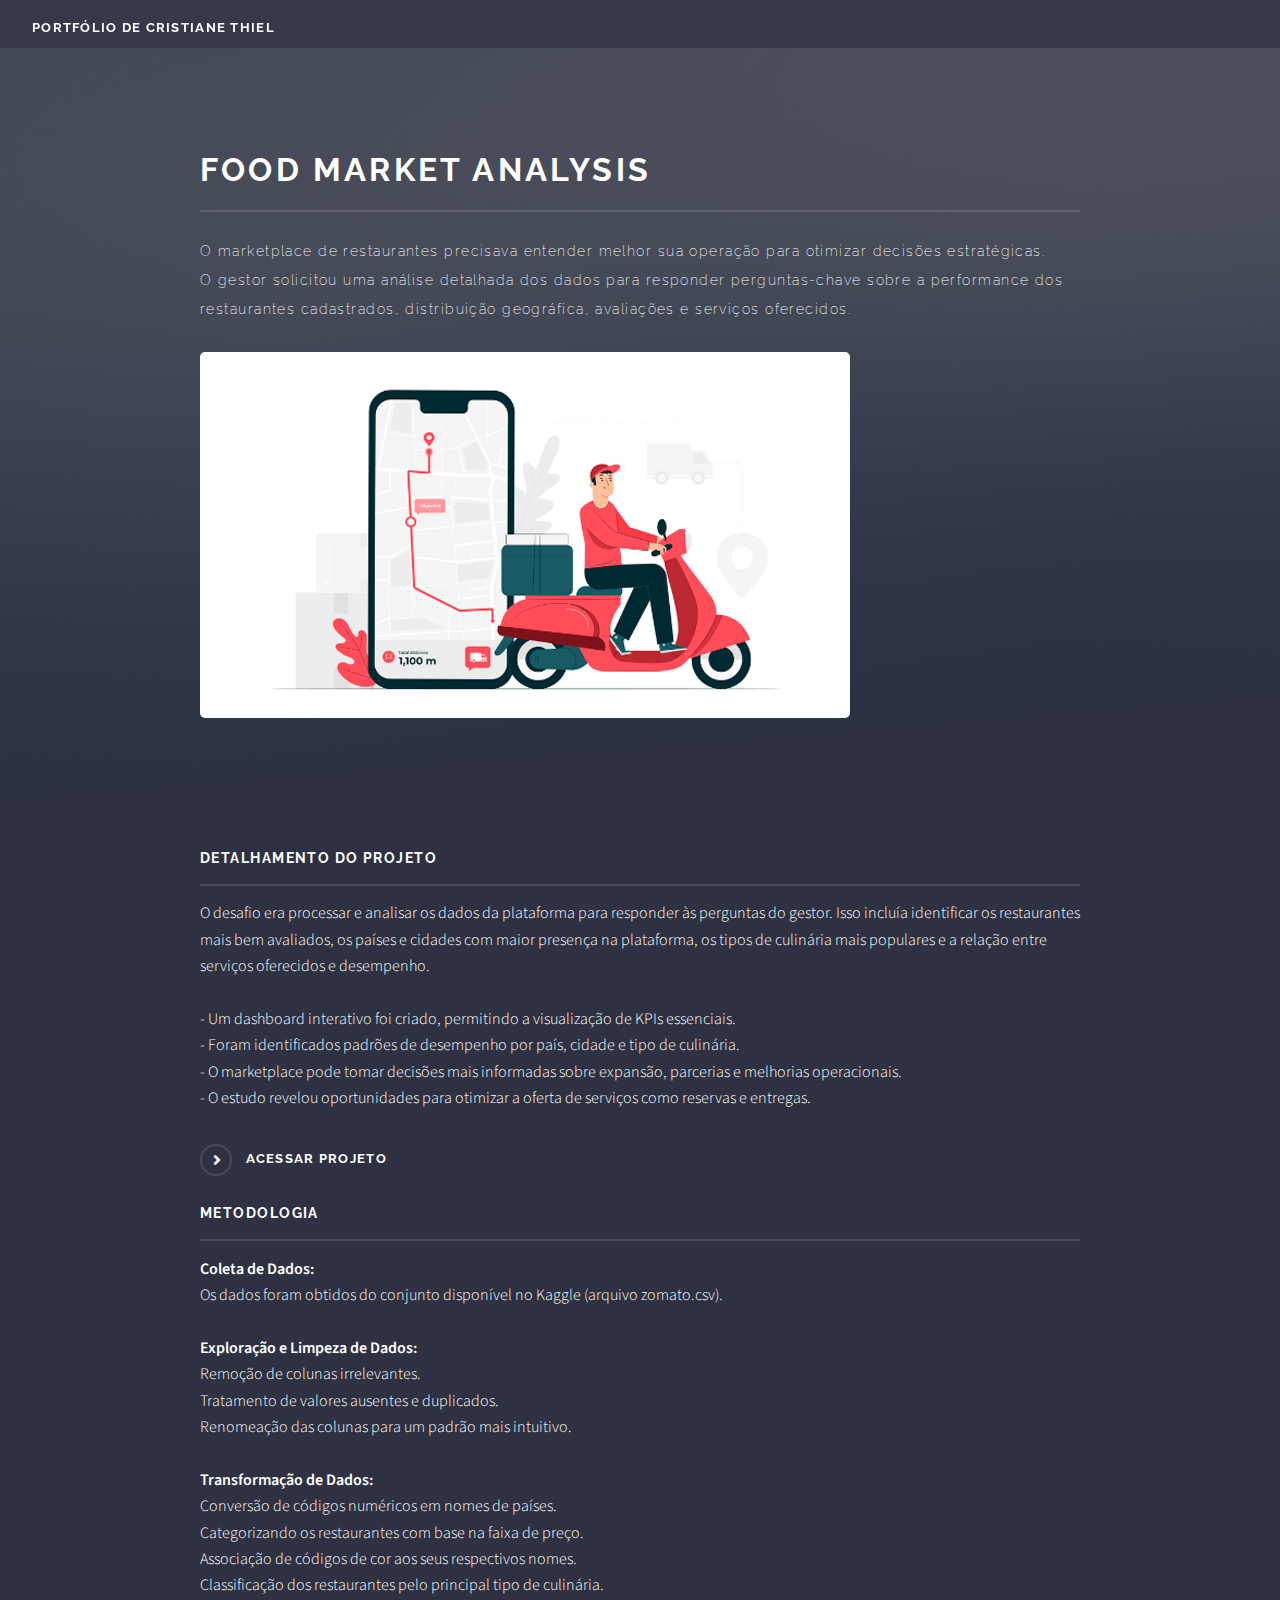
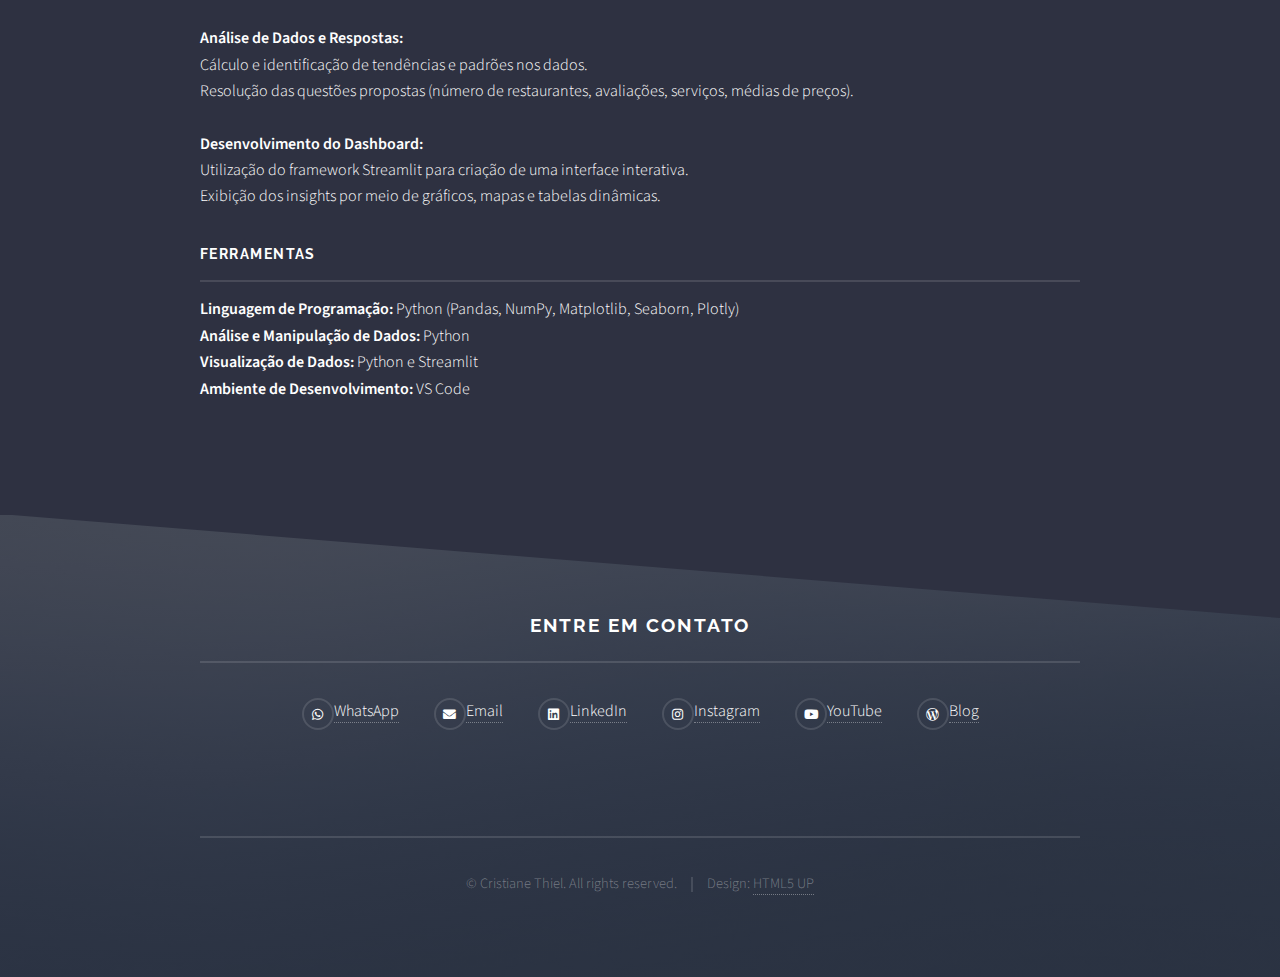
<file: marketplace-de-restaurantes.html>
<!DOCTYPE HTML>
<!--
	Solid State by HTML5 UP
	html5up.net | @ajlkn
	Free for personal and commercial use under the CCA 3.0 license (html5up.net/license)
-->
<html>
	<head>
		<title>Food Market Analysis</title>
		<meta charset="utf-8" />
		<meta name="viewport" content="width=device-width, initial-scale=1, user-scalable=no" />
		<link rel="stylesheet" href="assets/css/main.css" />
		<link rel=icon href=images/logo-cristiane-thiel-favicon.png>
		<noscript><link rel="stylesheet" href="assets/css/noscript.css" /></noscript>
	</head>
	<body class="is-preload">

		<!-- Page Wrapper -->
			<div id="page-wrapper">

				<!-- Header -->
					<header id="header">
						<h1><a href="index.html">Portfólio de Cristiane Thiel</a></h1>
					</header>

				<!-- Wrapper -->
					<section id="wrapper">
						<header>
							<div class="inner">
								<h2>Food Market Analysis</h2>
								<p style="font-size: 0.9em;">O marketplace de restaurantes precisava entender melhor sua operação para otimizar decisões estratégicas.<br>O gestor solicitou uma análise detalhada dos dados para responder perguntas-chave sobre a performance dos restaurantes cadastrados, distribuição geográfica, avaliações e serviços oferecidos.
								<br><br>
								<a href="https://cury-company-dashboard.streamlit.app/" target="_blank" class="image"><img src="images/marketplace-de-restaurantes.png" alt="" /></a>
								<br><br></p>	
							</div>
						</header>

						<!-- Content -->
							<div class="wrapper">
								<div class="inner">

									<h3 class="major">Detalhamento do Projeto</h3>
									<p>O desafio era processar e analisar os dados da plataforma para responder às perguntas do gestor. Isso incluía identificar os restaurantes mais bem avaliados, os países e cidades com maior presença na plataforma, os tipos de culinária mais populares e a relação entre serviços oferecidos e desempenho.
									<br><br>- Um dashboard interativo foi criado, permitindo a visualização de KPIs essenciais.
									<br>- Foram identificados padrões de desempenho por país, cidade e tipo de culinária.
									<br>- O marketplace pode tomar decisões mais informadas sobre expansão, parcerias e melhorias operacionais.
									<br>- O estudo revelou oportunidades para otimizar a oferta de serviços como reservas e entregas.</p>
									<a href="https://cury-company-dashboard.streamlit.app/" class="special" target="_blank">Acessar Projeto</a>
									<h3 class="major">Metodologia</h3>
									<p>
										<strong>Coleta de Dados:</strong>
											<br>Os dados foram obtidos do conjunto disponível no Kaggle (arquivo zomato.csv).
										<br><br><strong>Exploração e Limpeza de Dados:</strong>
											<br>Remoção de colunas irrelevantes.
											<br>Tratamento de valores ausentes e duplicados.
											<br>Renomeação das colunas para um padrão mais intuitivo.
										<br><br><strong>Transformação de Dados:</strong>
											<br>Conversão de códigos numéricos em nomes de países.
											<br>Categorizando os restaurantes com base na faixa de preço.
											<br>Associação de códigos de cor aos seus respectivos nomes.
											<br>Classificação dos restaurantes pelo principal tipo de culinária.	
										<br><br><strong>Análise de Dados e Respostas:</strong>
											<br>Cálculo e identificação de tendências e padrões nos dados.
											<br>Resolução das questões propostas (número de restaurantes, avaliações, serviços, médias de preços).
										<br><br><strong>Desenvolvimento do Dashboard:</strong>
											<br>Utilização do framework Streamlit para criação de uma interface interativa.
											<br>Exibição dos insights por meio de gráficos, mapas e tabelas dinâmicas.</p>
									
									<h3 class="major">Ferramentas</h3>
									<p>
										<strong>Linguagem de Programação:</strong> Python (Pandas, NumPy, Matplotlib, Seaborn, Plotly)
										<br><strong>Análise e Manipulação de Dados:</strong> Python
										<br><strong>Visualização de Dados:</strong> Python e Streamlit
										<br><strong>Ambiente de Desenvolvimento:</strong> VS Code</p>
								</div>
							</div>

					</section>

				<!-- Footer -->
				<section id="footer">
					<div class="inner">
						<h2 class="major" id="contato">Entre em Contato</h2>
						<!--<p>Preencha o o formulário e envie sua mensagem.</p>
						<form method="post" action="#">
							<div class="fields">
								<div class="field">
									<label for="name">Nome</label>
									<input type="text" name="name" id="name" />
								</div>
								<div class="field">
									<label for="email">Email</label>
									<input type="email" name="email" id="email" />
								</div>
								<div class="field">
									<label for="message">Mensagem</label>
									<textarea name="message" id="message" rows="4"></textarea>
								</div>
							</div>
							<ul class="actions">
								<li><input type="submit" value="Enviar" /></li>
							</ul>
						</form>
					-->
						<ul class="contact">
							<li class="icon brands fa-whatsapp"><a href="https://api.whatsapp.com/send?phone=5521995182221" target="_blank">WhatsApp</a></li>
							<li class="icon solid fa-envelope"><a href="mailto:datascience@cristianethiel.com.br" target="_blank">Email</a></li>
							<li class="icon brands fa-linkedin"><a href="https://www.linkedin.com/in/cristianethiel/" target="_blank">LinkedIn</a></li>
							<li class="icon brands fa-instagram"><a href="https://www.instagram.com/cristianethiel/" target="_blank">Instagram</a></li>
							<li class="icon brands fa-youtube"><a href="https://www.youtube.com/channel/UCXxcQu6K8jNsBIZV1xP_kGg?sub_confirmation=1" target="_blank">YouTube</a></li>
							<li class="icon brands fa-wordpress-simple"><a href="https://cristianethiel.com.br/" target="_blank">Blog</a></li>
						</ul>
						<ul class="copyright">
							<li>&copy; Cristiane Thiel. All rights reserved.</li><li>Design: <a href="http://html5up.net">HTML5 UP</a></li>
						</ul>
					</div>
				</section>

			</div>

		<!-- Scripts -->
			<script src="assets/js/jquery.min.js"></script>
			<script src="assets/js/jquery.scrollex.min.js"></script>
			<script src="assets/js/browser.min.js"></script>
			<script src="assets/js/breakpoints.min.js"></script>
			<script src="assets/js/util.js"></script>
			<script src="assets/js/main.js"></script>

	</body>
</html>
</file>
<file: assets/css/noscript.css>
/*
	Solid State by HTML5 UP
	html5up.net | @ajlkn
	Free for personal and commercial use under the CCA 3.0 license (html5up.net/license)
*/

/* Banner */

	body.is-preload #banner .logo {
		-moz-transform: none;
		-webkit-transform: none;
		-ms-transform: none;
		transform: none;
		opacity: 1;
	}

	body.is-preload #banner h2 {
		opacity: 1;
		-moz-transform: none;
		-webkit-transform: none;
		-ms-transform: none;
		transform: none;
		-moz-filter: none;
		-webkit-filter: none;
		-ms-filter: none;
		filter: none;
	}

	body.is-preload #banner p {
		opacity: 01;
		-moz-transform: none;
		-webkit-transform: none;
		-ms-transform: none;
		transform: none;
		-moz-filter: none;
		-webkit-filter: none;
		-ms-filter: none;
		filter: none;
	}
</file>
<file: assets/css/main.css>
@import url(fontawesome-all.min.css);
@import url("https://fonts.googleapis.com/css?family=Raleway:200,700|Source+Sans+Pro:300,600,300italic,600italic");

/*
	Solid State by HTML5 UP
	html5up.net | @ajlkn
	Free for personal and commercial use under the CCA 3.0 license (html5up.net/license)
*/

html {
    translate: no;
}

html, body, div, span, applet, object,
iframe, h1, h2, h3, h4, h5, h6, p, blockquote,
pre, a, abbr, acronym, address, big, cite,
code, del, dfn, em, img, ins, kbd, q, s, samp,
small, strike, strong, sub, sup, tt, var, b,
u, i, center, dl, dt, dd, ol, ul, li, fieldset,
form, label, legend, table, caption, tbody,
tfoot, thead, tr, th, td, article, aside,
canvas, details, embed, figure, figcaption,
footer, header, hgroup, menu, nav, output, ruby,
section, summary, time, mark, audio, video {
	margin: 0;
	padding: 0;
	border: 0;
	font-size: 100%;
	font: inherit;
	vertical-align: baseline;}

article, aside, details, figcaption, figure,
footer, header, hgroup, menu, nav, section {
	display: block;}

body {
	line-height: 1;
}

ol, ul {
	list-style: none;
}

blockquote, q {
	quotes: none;
}

	blockquote:before, blockquote:after, q:before, q:after {
		content: '';
		content: none;
	}

table {
	border-collapse: collapse;
	border-spacing: 0;
}

body {
	-webkit-text-size-adjust: none;
}

mark {
	background-color: transparent;
	color: inherit;
}

input::-moz-focus-inner {
	border: 0;
	padding: 0;
}

input, select, textarea {
	-moz-appearance: none;
	-webkit-appearance: none;
	-ms-appearance: none;
	appearance: none;
}

/* Basic */

	@-ms-viewport {
		width: device-width;
	}

	body {
		-ms-overflow-style: scrollbar;
	}

	@media screen and (max-width: 480px) {

		html, body {
			min-width: 320px;
		}

	}

	html {
		box-sizing: border-box;
	}

	*, *:before, *:after {
		box-sizing: inherit;
	}

	body {
		background-color: #2e3141;
		background-image: linear-gradient(to top, rgba(46, 49, 65, 0.8), rgba(46, 49, 65, 0.8)), url("../../images/bg.jpg");
		background-size: auto,
 cover;
		background-attachment: fixed,
 fixed;
		background-position: center,
 center;
	}

		body.is-preload *, body.is-preload *:before, body.is-preload *:after {
			-moz-animation: none !important;
			-webkit-animation: none !important;
			-ms-animation: none !important;
			animation: none !important;
			-moz-transition: none !important;
			-webkit-transition: none !important;
			-ms-transition: none !important;
			transition: none !important;
		}

/* Type */

	body, input, select, textarea {
		color: #ffffff;
		font-family: "Source Sans Pro", Helvetica, sans-serif;
		font-size: 16.5pt;
		font-weight: 300;
		line-height: 1.65;
	}

		@media screen and (max-width: 1680px) {

			body, input, select, textarea {
				font-size: 13pt;
			}

		}

		@media screen and (max-width: 1280px) {

			body, input, select, textarea {
				font-size: 12pt;
			}

		}

		@media screen and (max-width: 980px) {

			body, input, select, textarea {
				font-size: 12pt;
			}

		}

		@media screen and (max-width: 736px) {

			body, input, select, textarea {
				font-size: 12pt;
			}

		}

		@media screen and (max-width: 480px) {

			body, input, select, textarea {
				font-size: 12pt;
			}

		}

	a {
		-moz-transition: color 0.2s ease-in-out, border-bottom-color 0.2s ease-in-out;
		-webkit-transition: color 0.2s ease-in-out, border-bottom-color 0.2s ease-in-out;
		-ms-transition: color 0.2s ease-in-out, border-bottom-color 0.2s ease-in-out;
		transition: color 0.2s ease-in-out, border-bottom-color 0.2s ease-in-out;
		border-bottom: dotted 1px rgba(255, 255, 255, 0.35);
		color: #ffffff;
		text-decoration: none;
	}

		a:hover {
			border-bottom-color: transparent;
			color: #ffffff !important;
		}

		a.special:not(.button) {
			text-decoration: none;
			border-bottom: 0;
			display: block;
			font-family: Raleway, Helvetica, sans-serif;
			font-size: 0.8em;
			font-weight: 700;
			letter-spacing: 0.1em;
			margin: 0 0 2em 0;
			text-transform: uppercase;
		}

			a.special:not(.button):before {
				-moz-osx-font-smoothing: grayscale;
				-webkit-font-smoothing: antialiased;
				display: inline-block;
				font-style: normal;
				font-variant: normal;
				text-rendering: auto;
				line-height: 1;
				text-transform: none !important;
				font-family: 'Font Awesome 5 Free';
				font-weight: 900;
			}

			a.special:not(.button):before {
				-moz-transition: background-color 0.2s ease-in-out;
				-webkit-transition: background-color 0.2s ease-in-out;
				-ms-transition: background-color 0.2s ease-in-out;
				transition: background-color 0.2s ease-in-out;
				border-radius: 100%;
				border: solid 2px rgba(255, 255, 255, 0.125);
				content: '\f105';
				display: inline-block;
				font-size: 1.25em;
				height: 2em;
				line-height: 1.75em;
				margin-right: 0.85em;
				text-align: center;
				text-indent: 0.15em;
				vertical-align: middle;
				width: 2em;
			}

			a.special:not(.button):hover:before {
				background-color: rgba(255, 255, 255, 0.025);
			}

			a.special:not(.button):active:before {
				background-color: rgba(255, 255, 255, 0.075);
			}

	strong, b {
		color: #ffffff;
		font-weight: 600;
	}

	em, i {
		font-style: italic;
	}

	p {
		margin: 0 0 2em 0;
	}

	h1, h2, h3, h4, h5, h6 {
		color: #ffffff;
		font-family: Raleway, Helvetica, sans-serif;
		font-weight: 700;
		letter-spacing: 0.1em;
		margin: 0 0 1em 0;
		text-transform: uppercase;
	}

		h1 a, h2 a, h3 a, h4 a, h5 a, h6 a {
			color: inherit;
			text-decoration: none;
			border-bottom: 0;
		}

		h1 span, h2 span, h3 span, h4 span, h5 span, h6 span {
			font-weight: 200;
		}

		h1.major, h2.major, h3.major, h4.major, h5.major, h6.major {
			padding-bottom: 1em;
			border-bottom: solid 2px rgba(255, 255, 255, 0.125);
		}

	h2 {
		font-size: 1.2em;
	}

	h3 {
		font-size: 0.9em;
	}

	h4 {
		font-size: 0.7em;
	}

	h5 {
		font-size: 0.7em;
	}

	h6 {
		font-size: 0.7em;
	}

	@media screen and (max-width: 736px) {

		h2 {
			font-size: 1em;
		}

		h3 {
			font-size: 0.8em;
		}

	}

	sub {
		font-size: 0.8em;
		position: relative;
		top: 0.5em;
	}

	sup {
		font-size: 0.8em;
		position: relative;
		top: -0.5em;
	}

	blockquote {
		border-left: solid 4px rgba(255, 255, 255, 0.125);
		font-style: italic;
		margin: 0 0 2em 0;
		padding: 0.5em 0 0.5em 2em;
	}

	code {
		background: rgba(255, 255, 255, 0.025);
		border-radius: 5px;
		border: solid 2px rgba(255, 255, 255, 0.125);
		font-family: "Courier New", monospace;
		font-size: 0.9em;
		margin: 0 0.25em;
		padding: 0.25em 0.65em;
	}

	pre {
		-webkit-overflow-scrolling: touch;
		font-family: "Courier New", monospace;
		font-size: 0.9em;
		margin: 0 0 2em 0;
	}

		pre code {
			display: block;
			line-height: 1.75em;
			padding: 1em 1.5em;
			overflow-x: auto;
		}

	hr {
		border: 0;
		border-bottom: solid 2px rgba(255, 255, 255, 0.125);
		margin: 2.5em 0;
	}

		hr.major {
			margin: 4em 0;
		}

	.align-left {
		text-align: left;
	}

	.align-center {
		text-align: center;
	}

	.align-right {
		text-align: right;
	}

/* Row */

	.row {
		display: flex;
		flex-wrap: wrap;
		box-sizing: border-box;
		align-items: stretch;
	}

		.row > * {
			box-sizing: border-box;
		}

		.row.gtr-uniform > * > :last-child {
			margin-bottom: 0;
		}

		.row.aln-left {
			justify-content: flex-start;
		}

		.row.aln-center {
			justify-content: center;
		}

		.row.aln-right {
			justify-content: flex-end;
		}

		.row.aln-top {
			align-items: flex-start;
		}

		.row.aln-middle {
			align-items: center;
		}

		.row.aln-bottom {
			align-items: flex-end;
		}

		.row > .imp {
			order: -1;
		}

		.row > .col-1 {
			width: 8.33333%;
		}

		.row > .off-1 {
			margin-left: 8.33333%;
		}

		.row > .col-2 {
			width: 16.66667%;
		}

		.row > .off-2 {
			margin-left: 16.66667%;
		}

		.row > .col-3 {
			width: 25%;
		}

		.row > .off-3 {
			margin-left: 25%;
		}

		.row > .col-4 {
			width: 33.33333%;
		}

		.row > .off-4 {
			margin-left: 33.33333%;
		}

		.row > .col-5 {
			width: 41.66667%;
		}

		.row > .off-5 {
			margin-left: 41.66667%;
		}

		.row > .col-6 {
			width: 50%;
		}

		.row > .off-6 {
			margin-left: 50%;
		}

		.row > .col-7 {
			width: 58.33333%;
		}

		.row > .off-7 {
			margin-left: 58.33333%;
		}

		.row > .col-8 {
			width: 66.66667%;
		}

		.row > .off-8 {
			margin-left: 66.66667%;
		}

		.row > .col-9 {
			width: 75%;
		}

		.row > .off-9 {
			margin-left: 75%;
		}

		.row > .col-10 {
			width: 83.33333%;
		}

		.row > .off-10 {
			margin-left: 83.33333%;
		}

		.row > .col-11 {
			width: 91.66667%;
		}

		.row > .off-11 {
			margin-left: 91.66667%;
		}

		.row > .col-12 {
			width: 100%;
		}

		.row > .off-12 {
			margin-left: 100%;
		}

		.row.gtr-0 {
			margin-top: 0;
			margin-left: 0em;
		}

			.row.gtr-0 > * {
				padding: 0 0 0 0em;
			}

			.row.gtr-0.gtr-uniform {
				margin-top: 0em;
			}

				.row.gtr-0.gtr-uniform > * {
					padding-top: 0em;
				}

		.row.gtr-25 {
			margin-top: 0;
			margin-left: -0.4375em;
		}

			.row.gtr-25 > * {
				padding: 0 0 0 0.4375em;
			}

			.row.gtr-25.gtr-uniform {
				margin-top: -0.4375em;
			}

				.row.gtr-25.gtr-uniform > * {
					padding-top: 0.4375em;
				}

		.row.gtr-50 {
			margin-top: 0;
			margin-left: -0.875em;
		}

			.row.gtr-50 > * {
				padding: 0 0 0 0.875em;
			}

			.row.gtr-50.gtr-uniform {
				margin-top: -0.875em;
			}

				.row.gtr-50.gtr-uniform > * {
					padding-top: 0.875em;
				}

		.row {
			margin-top: 0;
			margin-left: -1.75em;
		}

			.row > * {
				padding: 0 0 0 1.75em;
			}

			.row.gtr-uniform {
				margin-top: -1.75em;
			}

				.row.gtr-uniform > * {
					padding-top: 1.75em;
				}

		.row.gtr-150 {
			margin-top: 0;
			margin-left: -2.625em;
		}

			.row.gtr-150 > * {
				padding: 0 0 0 2.625em;
			}

			.row.gtr-150.gtr-uniform {
				margin-top: -2.625em;
			}

				.row.gtr-150.gtr-uniform > * {
					padding-top: 2.625em;
				}

		.row.gtr-200 {
			margin-top: 0;
			margin-left: -3.5em;
		}

			.row.gtr-200 > * {
				padding: 0 0 0 3.5em;
			}

			.row.gtr-200.gtr-uniform {
				margin-top: -3.5em;
			}

				.row.gtr-200.gtr-uniform > * {
					padding-top: 3.5em;
				}

		@media screen and (max-width: 1680px) {

			.row {
				display: flex;
				flex-wrap: wrap;
				box-sizing: border-box;
				align-items: stretch;
			}

				.row > * {
					box-sizing: border-box;
				}

				.row.gtr-uniform > * > :last-child {
					margin-bottom: 0;
				}

				.row.aln-left {
					justify-content: flex-start;
				}

				.row.aln-center {
					justify-content: center;
				}

				.row.aln-right {
					justify-content: flex-end;
				}

				.row.aln-top {
					align-items: flex-start;
				}

				.row.aln-middle {
					align-items: center;
				}

				.row.aln-bottom {
					align-items: flex-end;
				}

				.row > .imp-xlarge {
					order: -1;
				}

				.row > .col-1-xlarge {
					width: 8.33333%;
				}

				.row > .off-1-xlarge {
					margin-left: 8.33333%;
				}

				.row > .col-2-xlarge {
					width: 16.66667%;
				}

				.row > .off-2-xlarge {
					margin-left: 16.66667%;
				}

				.row > .col-3-xlarge {
					width: 25%;
				}

				.row > .off-3-xlarge {
					margin-left: 25%;
				}

				.row > .col-4-xlarge {
					width: 33.33333%;
				}

				.row > .off-4-xlarge {
					margin-left: 33.33333%;
				}

				.row > .col-5-xlarge {
					width: 41.66667%;
				}

				.row > .off-5-xlarge {
					margin-left: 41.66667%;
				}

				.row > .col-6-xlarge {
					width: 50%;
				}

				.row > .off-6-xlarge {
					margin-left: 50%;
				}

				.row > .col-7-xlarge {
					width: 58.33333%;
				}

				.row > .off-7-xlarge {
					margin-left: 58.33333%;
				}

				.row > .col-8-xlarge {
					width: 66.66667%;
				}

				.row > .off-8-xlarge {
					margin-left: 66.66667%;
				}

				.row > .col-9-xlarge {
					width: 75%;
				}

				.row > .off-9-xlarge {
					margin-left: 75%;
				}

				.row > .col-10-xlarge {
					width: 83.33333%;
				}

				.row > .off-10-xlarge {
					margin-left: 83.33333%;
				}

				.row > .col-11-xlarge {
					width: 91.66667%;
				}

				.row > .off-11-xlarge {
					margin-left: 91.66667%;
				}

				.row > .col-12-xlarge {
					width: 100%;
				}

				.row > .off-12-xlarge {
					margin-left: 100%;
				}

				.row.gtr-0 {
					margin-top: 0;
					margin-left: 0em;
				}

					.row.gtr-0 > * {
						padding: 0 0 0 0em;
					}

					.row.gtr-0.gtr-uniform {
						margin-top: 0em;
					}

						.row.gtr-0.gtr-uniform > * {
							padding-top: 0em;
						}

				.row.gtr-25 {
					margin-top: 0;
					margin-left: -0.4375em;
				}

					.row.gtr-25 > * {
						padding: 0 0 0 0.4375em;
					}

					.row.gtr-25.gtr-uniform {
						margin-top: -0.4375em;
					}

						.row.gtr-25.gtr-uniform > * {
							padding-top: 0.4375em;
						}

				.row.gtr-50 {
					margin-top: 0;
					margin-left: -0.875em;
				}

					.row.gtr-50 > * {
						padding: 0 0 0 0.875em;
					}

					.row.gtr-50.gtr-uniform {
						margin-top: -0.875em;
					}

						.row.gtr-50.gtr-uniform > * {
							padding-top: 0.875em;
						}

				.row {
					margin-top: 0;
					margin-left: -1.75em;
				}

					.row > * {
						padding: 0 0 0 1.75em;
					}

					.row.gtr-uniform {
						margin-top: -1.75em;
					}

						.row.gtr-uniform > * {
							padding-top: 1.75em;
						}

				.row.gtr-150 {
					margin-top: 0;
					margin-left: -2.625em;
				}

					.row.gtr-150 > * {
						padding: 0 0 0 2.625em;
					}

					.row.gtr-150.gtr-uniform {
						margin-top: -2.625em;
					}

						.row.gtr-150.gtr-uniform > * {
							padding-top: 2.625em;
						}

				.row.gtr-200 {
					margin-top: 0;
					margin-left: -3.5em;
				}

					.row.gtr-200 > * {
						padding: 0 0 0 3.5em;
					}

					.row.gtr-200.gtr-uniform {
						margin-top: -3.5em;
					}

						.row.gtr-200.gtr-uniform > * {
							padding-top: 3.5em;
						}

		}

		@media screen and (max-width: 1280px) {

			.row {
				display: flex;
				flex-wrap: wrap;
				box-sizing: border-box;
				align-items: stretch;
			}

				.row > * {
					box-sizing: border-box;
				}

				.row.gtr-uniform > * > :last-child {
					margin-bottom: 0;
				}

				.row.aln-left {
					justify-content: flex-start;
				}

				.row.aln-center {
					justify-content: center;
				}

				.row.aln-right {
					justify-content: flex-end;
				}

				.row.aln-top {
					align-items: flex-start;
				}

				.row.aln-middle {
					align-items: center;
				}

				.row.aln-bottom {
					align-items: flex-end;
				}

				.row > .imp-large {
					order: -1;
				}

				.row > .col-1-large {
					width: 8.33333%;
				}

				.row > .off-1-large {
					margin-left: 8.33333%;
				}

				.row > .col-2-large {
					width: 16.66667%;
				}

				.row > .off-2-large {
					margin-left: 16.66667%;
				}

				.row > .col-3-large {
					width: 25%;
				}

				.row > .off-3-large {
					margin-left: 25%;
				}

				.row > .col-4-large {
					width: 33.33333%;
				}

				.row > .off-4-large {
					margin-left: 33.33333%;
				}

				.row > .col-5-large {
					width: 41.66667%;
				}

				.row > .off-5-large {
					margin-left: 41.66667%;
				}

				.row > .col-6-large {
					width: 50%;
				}

				.row > .off-6-large {
					margin-left: 50%;
				}

				.row > .col-7-large {
					width: 58.33333%;
				}

				.row > .off-7-large {
					margin-left: 58.33333%;
				}

				.row > .col-8-large {
					width: 66.66667%;
				}

				.row > .off-8-large {
					margin-left: 66.66667%;
				}

				.row > .col-9-large {
					width: 75%;
				}

				.row > .off-9-large {
					margin-left: 75%;
				}

				.row > .col-10-large {
					width: 83.33333%;
				}

				.row > .off-10-large {
					margin-left: 83.33333%;
				}

				.row > .col-11-large {
					width: 91.66667%;
				}

				.row > .off-11-large {
					margin-left: 91.66667%;
				}

				.row > .col-12-large {
					width: 100%;
				}

				.row > .off-12-large {
					margin-left: 100%;
				}

				.row.gtr-0 {
					margin-top: 0;
					margin-left: 0em;
				}

					.row.gtr-0 > * {
						padding: 0 0 0 0em;
					}

					.row.gtr-0.gtr-uniform {
						margin-top: 0em;
					}

						.row.gtr-0.gtr-uniform > * {
							padding-top: 0em;
						}

				.row.gtr-25 {
					margin-top: 0;
					margin-left: -0.4375em;
				}

					.row.gtr-25 > * {
						padding: 0 0 0 0.4375em;
					}

					.row.gtr-25.gtr-uniform {
						margin-top: -0.4375em;
					}

						.row.gtr-25.gtr-uniform > * {
							padding-top: 0.4375em;
						}

				.row.gtr-50 {
					margin-top: 0;
					margin-left: -0.875em;
				}

					.row.gtr-50 > * {
						padding: 0 0 0 0.875em;
					}

					.row.gtr-50.gtr-uniform {
						margin-top: -0.875em;
					}

						.row.gtr-50.gtr-uniform > * {
							padding-top: 0.875em;
						}

				.row {
					margin-top: 0;
					margin-left: -1.75em;
				}

					.row > * {
						padding: 0 0 0 1.75em;
					}

					.row.gtr-uniform {
						margin-top: -1.75em;
					}

						.row.gtr-uniform > * {
							padding-top: 1.75em;
						}

				.row.gtr-150 {
					margin-top: 0;
					margin-left: -2.625em;
				}

					.row.gtr-150 > * {
						padding: 0 0 0 2.625em;
					}

					.row.gtr-150.gtr-uniform {
						margin-top: -2.625em;
					}

						.row.gtr-150.gtr-uniform > * {
							padding-top: 2.625em;
						}

				.row.gtr-200 {
					margin-top: 0;
					margin-left: -3.5em;
				}

					.row.gtr-200 > * {
						padding: 0 0 0 3.5em;
					}

					.row.gtr-200.gtr-uniform {
						margin-top: -3.5em;
					}

						.row.gtr-200.gtr-uniform > * {
							padding-top: 3.5em;
						}

		}

		@media screen and (max-width: 980px) {

			.row {
				display: flex;
				flex-wrap: wrap;
				box-sizing: border-box;
				align-items: stretch;
			}

				.row > * {
					box-sizing: border-box;
				}

				.row.gtr-uniform > * > :last-child {
					margin-bottom: 0;
				}

				.row.aln-left {
					justify-content: flex-start;
				}

				.row.aln-center {
					justify-content: center;
				}

				.row.aln-right {
					justify-content: flex-end;
				}

				.row.aln-top {
					align-items: flex-start;
				}

				.row.aln-middle {
					align-items: center;
				}

				.row.aln-bottom {
					align-items: flex-end;
				}

				.row > .imp-medium {
					order: -1;
				}

				.row > .col-1-medium {
					width: 8.33333%;
				}

				.row > .off-1-medium {
					margin-left: 8.33333%;
				}

				.row > .col-2-medium {
					width: 16.66667%;
				}

				.row > .off-2-medium {
					margin-left: 16.66667%;
				}

				.row > .col-3-medium {
					width: 25%;
				}

				.row > .off-3-medium {
					margin-left: 25%;
				}

				.row > .col-4-medium {
					width: 33.33333%;
				}

				.row > .off-4-medium {
					margin-left: 33.33333%;
				}

				.row > .col-5-medium {
					width: 41.66667%;
				}

				.row > .off-5-medium {
					margin-left: 41.66667%;
				}

				.row > .col-6-medium {
					width: 50%;
				}

				.row > .off-6-medium {
					margin-left: 50%;
				}

				.row > .col-7-medium {
					width: 58.33333%;
				}

				.row > .off-7-medium {
					margin-left: 58.33333%;
				}

				.row > .col-8-medium {
					width: 66.66667%;
				}

				.row > .off-8-medium {
					margin-left: 66.66667%;
				}

				.row > .col-9-medium {
					width: 75%;
				}

				.row > .off-9-medium {
					margin-left: 75%;
				}

				.row > .col-10-medium {
					width: 83.33333%;
				}

				.row > .off-10-medium {
					margin-left: 83.33333%;
				}

				.row > .col-11-medium {
					width: 91.66667%;
				}

				.row > .off-11-medium {
					margin-left: 91.66667%;
				}

				.row > .col-12-medium {
					width: 100%;
				}

				.row > .off-12-medium {
					margin-left: 100%;
				}

				.row.gtr-0 {
					margin-top: 0;
					margin-left: 0em;
				}

					.row.gtr-0 > * {
						padding: 0 0 0 0em;
					}

					.row.gtr-0.gtr-uniform {
						margin-top: 0em;
					}

						.row.gtr-0.gtr-uniform > * {
							padding-top: 0em;
						}

				.row.gtr-25 {
					margin-top: 0;
					margin-left: -0.4375em;
				}

					.row.gtr-25 > * {
						padding: 0 0 0 0.4375em;
					}

					.row.gtr-25.gtr-uniform {
						margin-top: -0.4375em;
					}

						.row.gtr-25.gtr-uniform > * {
							padding-top: 0.4375em;
						}

				.row.gtr-50 {
					margin-top: 0;
					margin-left: -0.875em;
				}

					.row.gtr-50 > * {
						padding: 0 0 0 0.875em;
					}

					.row.gtr-50.gtr-uniform {
						margin-top: -0.875em;
					}

						.row.gtr-50.gtr-uniform > * {
							padding-top: 0.875em;
						}

				.row {
					margin-top: 0;
					margin-left: -1.75em;
				}

					.row > * {
						padding: 0 0 0 1.75em;
					}

					.row.gtr-uniform {
						margin-top: -1.75em;
					}

						.row.gtr-uniform > * {
							padding-top: 1.75em;
						}

				.row.gtr-150 {
					margin-top: 0;
					margin-left: -2.625em;
				}

					.row.gtr-150 > * {
						padding: 0 0 0 2.625em;
					}

					.row.gtr-150.gtr-uniform {
						margin-top: -2.625em;
					}

						.row.gtr-150.gtr-uniform > * {
							padding-top: 2.625em;
						}

				.row.gtr-200 {
					margin-top: 0;
					margin-left: -3.5em;
				}

					.row.gtr-200 > * {
						padding: 0 0 0 3.5em;
					}

					.row.gtr-200.gtr-uniform {
						margin-top: -3.5em;
					}

						.row.gtr-200.gtr-uniform > * {
							padding-top: 3.5em;
						}

		}

		@media screen and (max-width: 736px) {

			.row {
				display: flex;
				flex-wrap: wrap;
				box-sizing: border-box;
				align-items: stretch;
			}

				.row > * {
					box-sizing: border-box;
				}

				.row.gtr-uniform > * > :last-child {
					margin-bottom: 0;
				}

				.row.aln-left {
					justify-content: flex-start;
				}

				.row.aln-center {
					justify-content: center;
				}

				.row.aln-right {
					justify-content: flex-end;
				}

				.row.aln-top {
					align-items: flex-start;
				}

				.row.aln-middle {
					align-items: center;
				}

				.row.aln-bottom {
					align-items: flex-end;
				}

				.row > .imp-small {
					order: -1;
				}

				.row > .col-1-small {
					width: 8.33333%;
				}

				.row > .off-1-small {
					margin-left: 8.33333%;
				}

				.row > .col-2-small {
					width: 16.66667%;
				}

				.row > .off-2-small {
					margin-left: 16.66667%;
				}

				.row > .col-3-small {
					width: 25%;
				}

				.row > .off-3-small {
					margin-left: 25%;
				}

				.row > .col-4-small {
					width: 33.33333%;
				}

				.row > .off-4-small {
					margin-left: 33.33333%;
				}

				.row > .col-5-small {
					width: 41.66667%;
				}

				.row > .off-5-small {
					margin-left: 41.66667%;
				}

				.row > .col-6-small {
					width: 50%;
				}

				.row > .off-6-small {
					margin-left: 50%;
				}

				.row > .col-7-small {
					width: 58.33333%;
				}

				.row > .off-7-small {
					margin-left: 58.33333%;
				}

				.row > .col-8-small {
					width: 66.66667%;
				}

				.row > .off-8-small {
					margin-left: 66.66667%;
				}

				.row > .col-9-small {
					width: 75%;
				}

				.row > .off-9-small {
					margin-left: 75%;
				}

				.row > .col-10-small {
					width: 83.33333%;
				}

				.row > .off-10-small {
					margin-left: 83.33333%;
				}

				.row > .col-11-small {
					width: 91.66667%;
				}

				.row > .off-11-small {
					margin-left: 91.66667%;
				}

				.row > .col-12-small {
					width: 100%;
				}

				.row > .off-12-small {
					margin-left: 100%;
				}

				.row.gtr-0 {
					margin-top: 0;
					margin-left: 0em;
				}

					.row.gtr-0 > * {
						padding: 0 0 0 0em;
					}

					.row.gtr-0.gtr-uniform {
						margin-top: 0em;
					}

						.row.gtr-0.gtr-uniform > * {
							padding-top: 0em;
						}

				.row.gtr-25 {
					margin-top: 0;
					margin-left: -0.3125em;
				}

					.row.gtr-25 > * {
						padding: 0 0 0 0.3125em;
					}

					.row.gtr-25.gtr-uniform {
						margin-top: -0.3125em;
					}

						.row.gtr-25.gtr-uniform > * {
							padding-top: 0.3125em;
						}

				.row.gtr-50 {
					margin-top: 0;
					margin-left: -0.625em;
				}

					.row.gtr-50 > * {
						padding: 0 0 0 0.625em;
					}

					.row.gtr-50.gtr-uniform {
						margin-top: -0.625em;
					}

						.row.gtr-50.gtr-uniform > * {
							padding-top: 0.625em;
						}

				.row {
					margin-top: 0;
					margin-left: -1.25em;
				}

					.row > * {
						padding: 0 0 0 1.25em;
					}

					.row.gtr-uniform {
						margin-top: -1.25em;
					}

						.row.gtr-uniform > * {
							padding-top: 1.25em;
						}

				.row.gtr-150 {
					margin-top: 0;
					margin-left: -1.875em;
				}

					.row.gtr-150 > * {
						padding: 0 0 0 1.875em;
					}

					.row.gtr-150.gtr-uniform {
						margin-top: -1.875em;
					}

						.row.gtr-150.gtr-uniform > * {
							padding-top: 1.875em;
						}

				.row.gtr-200 {
					margin-top: 0;
					margin-left: -2.5em;
				}

					.row.gtr-200 > * {
						padding: 0 0 0 2.5em;
					}

					.row.gtr-200.gtr-uniform {
						margin-top: -2.5em;
					}

						.row.gtr-200.gtr-uniform > * {
							padding-top: 2.5em;
						}

		}

		@media screen and (max-width: 480px) {

			.row {
				display: flex;
				flex-wrap: wrap;
				box-sizing: border-box;
				align-items: stretch;
			}

				.row > * {
					box-sizing: border-box;
				}

				.row.gtr-uniform > * > :last-child {
					margin-bottom: 0;
				}

				.row.aln-left {
					justify-content: flex-start;
				}

				.row.aln-center {
					justify-content: center;
				}

				.row.aln-right {
					justify-content: flex-end;
				}

				.row.aln-top {
					align-items: flex-start;
				}

				.row.aln-middle {
					align-items: center;
				}

				.row.aln-bottom {
					align-items: flex-end;
				}

				.row > .imp-xsmall {
					order: -1;
				}

				.row > .col-1-xsmall {
					width: 8.33333%;
				}

				.row > .off-1-xsmall {
					margin-left: 8.33333%;
				}

				.row > .col-2-xsmall {
					width: 16.66667%;
				}

				.row > .off-2-xsmall {
					margin-left: 16.66667%;
				}

				.row > .col-3-xsmall {
					width: 25%;
				}

				.row > .off-3-xsmall {
					margin-left: 25%;
				}

				.row > .col-4-xsmall {
					width: 33.33333%;
				}

				.row > .off-4-xsmall {
					margin-left: 33.33333%;
				}

				.row > .col-5-xsmall {
					width: 41.66667%;
				}

				.row > .off-5-xsmall {
					margin-left: 41.66667%;
				}

				.row > .col-6-xsmall {
					width: 50%;
				}

				.row > .off-6-xsmall {
					margin-left: 50%;
				}

				.row > .col-7-xsmall {
					width: 58.33333%;
				}

				.row > .off-7-xsmall {
					margin-left: 58.33333%;
				}

				.row > .col-8-xsmall {
					width: 66.66667%;
				}

				.row > .off-8-xsmall {
					margin-left: 66.66667%;
				}

				.row > .col-9-xsmall {
					width: 75%;
				}

				.row > .off-9-xsmall {
					margin-left: 75%;
				}

				.row > .col-10-xsmall {
					width: 83.33333%;
				}

				.row > .off-10-xsmall {
					margin-left: 83.33333%;
				}

				.row > .col-11-xsmall {
					width: 91.66667%;
				}

				.row > .off-11-xsmall {
					margin-left: 91.66667%;
				}

				.row > .col-12-xsmall {
					width: 100%;
				}

				.row > .off-12-xsmall {
					margin-left: 100%;
				}

				.row.gtr-0 {
					margin-top: 0;
					margin-left: 0em;
				}

					.row.gtr-0 > * {
						padding: 0 0 0 0em;
					}

					.row.gtr-0.gtr-uniform {
						margin-top: 0em;
					}

						.row.gtr-0.gtr-uniform > * {
							padding-top: 0em;
						}

				.row.gtr-25 {
					margin-top: 0;
					margin-left: -0.3125em;
				}

					.row.gtr-25 > * {
						padding: 0 0 0 0.3125em;
					}

					.row.gtr-25.gtr-uniform {
						margin-top: -0.3125em;
					}

						.row.gtr-25.gtr-uniform > * {
							padding-top: 0.3125em;
						}

				.row.gtr-50 {
					margin-top: 0;
					margin-left: -0.625em;
				}

					.row.gtr-50 > * {
						padding: 0 0 0 0.625em;
					}

					.row.gtr-50.gtr-uniform {
						margin-top: -0.625em;
					}

						.row.gtr-50.gtr-uniform > * {
							padding-top: 0.625em;
						}

				.row {
					margin-top: 0;
					margin-left: -1.25em;
				}

					.row > * {
						padding: 0 0 0 1.25em;
					}

					.row.gtr-uniform {
						margin-top: -1.25em;
					}

						.row.gtr-uniform > * {
							padding-top: 1.25em;
						}

				.row.gtr-150 {
					margin-top: 0;
					margin-left: -1.875em;
				}

					.row.gtr-150 > * {
						padding: 0 0 0 1.875em;
					}

					.row.gtr-150.gtr-uniform {
						margin-top: -1.875em;
					}

						.row.gtr-150.gtr-uniform > * {
							padding-top: 1.875em;
						}

				.row.gtr-200 {
					margin-top: 0;
					margin-left: -2.5em;
				}

					.row.gtr-200 > * {
						padding: 0 0 0 2.5em;
					}

					.row.gtr-200.gtr-uniform {
						margin-top: -2.5em;
					}

						.row.gtr-200.gtr-uniform > * {
							padding-top: 2.5em;
						}

		}

		@media screen and (max-width: 360px) {

			.row {
				display: flex;
				flex-wrap: wrap;
				box-sizing: border-box;
				align-items: stretch;
			}

				.row > * {
					box-sizing: border-box;
				}

				.row.gtr-uniform > * > :last-child {
					margin-bottom: 0;
				}

				.row.aln-left {
					justify-content: flex-start;
				}

				.row.aln-center {
					justify-content: center;
				}

				.row.aln-right {
					justify-content: flex-end;
				}

				.row.aln-top {
					align-items: flex-start;
				}

				.row.aln-middle {
					align-items: center;
				}

				.row.aln-bottom {
					align-items: flex-end;
				}

				.row > .imp-xxsmall {
					order: -1;
				}

				.row > .col-1-xxsmall {
					width: 8.33333%;
				}

				.row > .off-1-xxsmall {
					margin-left: 8.33333%;
				}

				.row > .col-2-xxsmall {
					width: 16.66667%;
				}

				.row > .off-2-xxsmall {
					margin-left: 16.66667%;
				}

				.row > .col-3-xxsmall {
					width: 25%;
				}

				.row > .off-3-xxsmall {
					margin-left: 25%;
				}

				.row > .col-4-xxsmall {
					width: 33.33333%;
				}

				.row > .off-4-xxsmall {
					margin-left: 33.33333%;
				}

				.row > .col-5-xxsmall {
					width: 41.66667%;
				}

				.row > .off-5-xxsmall {
					margin-left: 41.66667%;
				}

				.row > .col-6-xxsmall {
					width: 50%;
				}

				.row > .off-6-xxsmall {
					margin-left: 50%;
				}

				.row > .col-7-xxsmall {
					width: 58.33333%;
				}

				.row > .off-7-xxsmall {
					margin-left: 58.33333%;
				}

				.row > .col-8-xxsmall {
					width: 66.66667%;
				}

				.row > .off-8-xxsmall {
					margin-left: 66.66667%;
				}

				.row > .col-9-xxsmall {
					width: 75%;
				}

				.row > .off-9-xxsmall {
					margin-left: 75%;
				}

				.row > .col-10-xxsmall {
					width: 83.33333%;
				}

				.row > .off-10-xxsmall {
					margin-left: 83.33333%;
				}

				.row > .col-11-xxsmall {
					width: 91.66667%;
				}

				.row > .off-11-xxsmall {
					margin-left: 91.66667%;
				}

				.row > .col-12-xxsmall {
					width: 100%;
				}

				.row > .off-12-xxsmall {
					margin-left: 100%;
				}

				.row.gtr-0 {
					margin-top: 0;
					margin-left: 0em;
				}

					.row.gtr-0 > * {
						padding: 0 0 0 0em;
					}

					.row.gtr-0.gtr-uniform {
						margin-top: 0em;
					}

						.row.gtr-0.gtr-uniform > * {
							padding-top: 0em;
						}

				.row.gtr-25 {
					margin-top: 0;
					margin-left: -0.3125em;
				}

					.row.gtr-25 > * {
						padding: 0 0 0 0.3125em;
					}

					.row.gtr-25.gtr-uniform {
						margin-top: -0.3125em;
					}

						.row.gtr-25.gtr-uniform > * {
							padding-top: 0.3125em;
						}

				.row.gtr-50 {
					margin-top: 0;
					margin-left: -0.625em;
				}

					.row.gtr-50 > * {
						padding: 0 0 0 0.625em;
					}

					.row.gtr-50.gtr-uniform {
						margin-top: -0.625em;
					}

						.row.gtr-50.gtr-uniform > * {
							padding-top: 0.625em;
						}

				.row {
					margin-top: 0;
					margin-left: -1.25em;
				}

					.row > * {
						padding: 0 0 0 1.25em;
					}

					.row.gtr-uniform {
						margin-top: -1.25em;
					}

						.row.gtr-uniform > * {
							padding-top: 1.25em;
						}

				.row.gtr-150 {
					margin-top: 0;
					margin-left: -1.875em;
				}

					.row.gtr-150 > * {
						padding: 0 0 0 1.875em;
					}

					.row.gtr-150.gtr-uniform {
						margin-top: -1.875em;
					}

						.row.gtr-150.gtr-uniform > * {
							padding-top: 1.875em;
						}

				.row.gtr-200 {
					margin-top: 0;
					margin-left: -2.5em;
				}

					.row.gtr-200 > * {
						padding: 0 0 0 2.5em;
					}

					.row.gtr-200.gtr-uniform {
						margin-top: -2.5em;
					}

						.row.gtr-200.gtr-uniform > * {
							padding-top: 2.5em;
						}

		}

/* Section/Article */

	section.special, article.special {
		text-align: center;
	}

/* Form */

	form {
		margin: 0 0 2em 0;
	}

		form > :last-child {
			margin-bottom: 0;
		}

		form > .fields {
			display: -moz-flex;
			display: -webkit-flex;
			display: -ms-flex;
			display: flex;
			-moz-flex-wrap: wrap;
			-webkit-flex-wrap: wrap;
			-ms-flex-wrap: wrap;
			flex-wrap: wrap;
			width: calc(100% + 3em);
			margin: -1.5em 0 2em -1.5em;
		}

			form > .fields > .field {
				-moz-flex-grow: 0;
				-webkit-flex-grow: 0;
				-ms-flex-grow: 0;
				flex-grow: 0;
				-moz-flex-shrink: 0;
				-webkit-flex-shrink: 0;
				-ms-flex-shrink: 0;
				flex-shrink: 0;
				padding: 1.5em 0 0 1.5em;
				width: calc(100% - 1.5em);
			}

				form > .fields > .field.half {
					width: calc(50% - 0.75em);
				}

				form > .fields > .field.third {
					width: calc(100%/3 - 0.5em);
				}

				form > .fields > .field.quarter {
					width: calc(25% - 0.375em);
				}

		@media screen and (max-width: 480px) {

			form > .fields {
				width: calc(100% + 3em);
				margin: -1.5em 0 2em -1.5em;
			}

				form > .fields > .field {
					padding: 1.5em 0 0 1.5em;
					width: calc(100% - 1.5em);
				}

					form > .fields > .field.half {
						width: calc(100% - 1.5em);
					}

					form > .fields > .field.third {
						width: calc(100% - 1.5em);
					}

					form > .fields > .field.quarter {
						width: calc(100% - 1.5em);
					}

		}

	label {
		color: #ffffff;
		display: block;
		font-family: Raleway, Helvetica, sans-serif;
		font-size: 0.8em;
		font-weight: 700;
		letter-spacing: 0.1em;
		margin: 0 0 0.7em 0;
		text-transform: uppercase;
	}

	input[type="text"],
	input[type="password"],
	input[type="email"],
	input[type="tel"],
	select,
	textarea {
		-moz-appearance: none;
		-webkit-appearance: none;
		-ms-appearance: none;
		appearance: none;
		background: rgba(255, 255, 255, 0.025);
		border-radius: 5px;
		border: none;
		border: solid 2px rgba(255, 255, 255, 0.125);
		color: inherit;
		display: block;
		outline: 0;
		padding: 0 1em;
		text-decoration: none;
		width: 100%;
	}

		input[type="text"]:invalid,
		input[type="password"]:invalid,
		input[type="email"]:invalid,
		input[type="tel"]:invalid,
		select:invalid,
		textarea:invalid {
			box-shadow: none;
		}

		input[type="text"]:focus,
		input[type="password"]:focus,
		input[type="email"]:focus,
		input[type="tel"]:focus,
		select:focus,
		textarea:focus {
			border-color: #5b6ba6;
		}

	select {
		background-image: url("data:image/svg+xml;charset=utf8,%3Csvg xmlns='http://www.w3.org/2000/svg' width='40' height='40' preserveAspectRatio='none' viewBox='0 0 40 40'%3E%3Cpath d='M9.4,12.3l10.4,10.4l10.4-10.4c0.2-0.2,0.5-0.4,0.9-0.4c0.3,0,0.6,0.1,0.9,0.4l3.3,3.3c0.2,0.2,0.4,0.5,0.4,0.9 c0,0.4-0.1,0.6-0.4,0.9L20.7,31.9c-0.2,0.2-0.5,0.4-0.9,0.4c-0.3,0-0.6-0.1-0.9-0.4L4.3,17.3c-0.2-0.2-0.4-0.5-0.4-0.9 c0-0.4,0.1-0.6,0.4-0.9l3.3-3.3c0.2-0.2,0.5-0.4,0.9-0.4S9.1,12.1,9.4,12.3z' fill='rgba(255, 255, 255, 0.125)' /%3E%3C/svg%3E");
		background-size: 1.25rem;
		background-repeat: no-repeat;
		background-position: calc(100% - 1rem) center;
		height: 2.75em;
		padding-right: 2.75em;
		text-overflow: ellipsis;
	}

		select option {
			color: #ffffff;
			background: #2e3141;
		}

		select:focus::-ms-value {
			background-color: transparent;
		}

		select::-ms-expand {
			display: none;
		}

	input[type="text"],
	input[type="password"],
	input[type="email"],
	select {
		height: 2.75em;
	}

	textarea {
		padding: 0.75em 1em;
	}

	input[type="checkbox"],
	input[type="radio"] {
		-moz-appearance: none;
		-webkit-appearance: none;
		-ms-appearance: none;
		appearance: none;
		display: block;
		float: left;
		margin-right: -2em;
		opacity: 0;
		width: 1em;
		z-index: -1;
	}

		input[type="checkbox"] + label,
		input[type="radio"] + label {
			text-decoration: none;
			color: #ffffff;
			cursor: pointer;
			display: inline-block;
			font-size: 1em;
			font-family: "Source Sans Pro", Helvetica, sans-serif;
			text-transform: none;
			letter-spacing: 0;
			font-weight: 300;
			padding-left: 2.4em;
			padding-right: 0.75em;
			position: relative;
		}

			input[type="checkbox"] + label:before,
			input[type="radio"] + label:before {
				-moz-osx-font-smoothing: grayscale;
				-webkit-font-smoothing: antialiased;
				display: inline-block;
				font-style: normal;
				font-variant: normal;
				text-rendering: auto;
				line-height: 1;
				text-transform: none !important;
				font-family: 'Font Awesome 5 Free';
				font-weight: 900;
			}

			input[type="checkbox"] + label:before,
			input[type="radio"] + label:before {
				background: rgba(255, 255, 255, 0.025);
				border-radius: 5px;
				border: solid 2px rgba(255, 255, 255, 0.125);
				content: '';
				display: inline-block;
				font-size: 0.8em;
				height: 2.0625em;
				left: 0;
				line-height: 2.0625em;
				position: absolute;
				text-align: center;
				top: 0;
				width: 2.0625em;
			}

		input[type="checkbox"]:checked + label:before,
		input[type="radio"]:checked + label:before {
			background: #ffffff;
			border-color: #ffffff;
			content: '\f00c';
			color: #2e3141;
		}

		input[type="checkbox"]:focus + label:before,
		input[type="radio"]:focus + label:before {
			border-color: #191c2b;
		}

	input[type="checkbox"] + label:before {
		border-radius: 5px;
	}

	input[type="radio"] + label:before {
		border-radius: 100%;
	}

	::-webkit-input-placeholder {
		color: rgba(255, 255, 255, 0.35) !important;
		opacity: 1.0;
	}

	:-moz-placeholder {
		color: rgba(255, 255, 255, 0.35) !important;
		opacity: 1.0;
	}

	::-moz-placeholder {
		color: rgba(255, 255, 255, 0.35) !important;
		opacity: 1.0;
	}

	:-ms-input-placeholder {
		color: rgba(255, 255, 255, 0.35) !important;
		opacity: 1.0;
	}

/* Box */

	.box {
		border-radius: 5px;
		border: solid 2px rgba(255, 255, 255, 0.125);
		margin-bottom: 2em;
		padding: 1.5em;
	}

		.box > :last-child,
		.box > :last-child > :last-child,
		.box > :last-child > :last-child > :last-child {
			margin-bottom: 0;
		}

		.box.alt {
			border: 0;
			border-radius: 0;
			padding: 0;
		}

/* Icon */

	.icon {
		text-decoration: none;
		border-bottom: none;
		position: relative;
	}

		.icon:before {
			-moz-osx-font-smoothing: grayscale;
			-webkit-font-smoothing: antialiased;
			display: inline-block;
			font-style: normal;
			font-variant: normal;
			text-rendering: auto;
			line-height: 1;
			text-transform: none !important;
			font-family: 'Font Awesome 5 Free';
			font-weight: 400;
		}

		.icon > .label {
			display: none;
		}

		.icon:before {
			line-height: inherit;
		}

		.icon.solid:before {
			font-weight: 900;
		}

		.icon.brands:before {
			font-family: 'Font Awesome 5 Brands';
		}

/* Image */

	.image {
		border-radius: 5px;
		border: 0;
		display: inline-block;
		position: relative;
	}

		.image img {
			border-radius: 5px;
			display: block;
		}

		.image.left, .image.right {
			max-width: 40%;
		}

			.image.left img, .image.right img {
				width: 100%;
			}

		.image.left {
			float: left;
			padding: 0 1.5em 1em 0;
			top: 0.25em;
		}

		.image.right {
			float: right;
			padding: 0 0 1em 1.5em;
			top: 0.25em;
		}

		.image.fit {
			display: block;
			margin: 0 0 2em 0;
			width: 100%;
		}

			.image.fit img {
				width: 100%;
			}

		.image.main {
			display: block;
			margin: 0 0 3em 0;
			width: 100%;
		}

			.image.main img {
				width: 100%;
			}

/* List */

	ol {
		list-style: decimal;
		margin: 0 0 2em 0;
		padding-left: 1.25em;
	}

		ol li {
			padding-left: 0.25em;
		}

	ul {
		list-style: disc;
		margin: 0 0 2em 0;
		padding-left: 1em;
	}

		ul li {
			padding-left: 0.5em;
		}

		ul.alt {
			list-style: none;
			padding-left: 0;
		}

			ul.alt li {
				border-top: solid 1px rgba(255, 255, 255, 0.125);
				padding: 0.5em 0;
			}

				ul.alt li:first-child {
					border-top: 0;
					padding-top: 0;
				}

	dl {
		margin: 0 0 2em 0;
	}

		dl dt {
			display: block;
			font-weight: 600;
			margin: 0 0 1em 0;
		}

		dl dd {
			margin-left: 2em;
		}

		

/* Actions */

	ul.actions {
		display: -moz-flex;
		display: -webkit-flex;
		display: -ms-flex;
		display: flex;
		cursor: default;
		list-style: none;
		margin-left: -1em;
		padding-left: 0;
	}

		ul.actions li {
			padding: 0 0 0 1em;
			vertical-align: middle;
		}

		ul.actions.special {
			-moz-justify-content: center;
			-webkit-justify-content: center;
			-ms-justify-content: center;
			justify-content: center;
			width: 100%;
			margin-left: 0;
		}

			ul.actions.special li:first-child {
				padding-left: 0;
			}

		ul.actions.stacked {
			-moz-flex-direction: column;
			-webkit-flex-direction: column;
			-ms-flex-direction: column;
			flex-direction: column;
			margin-left: 0;
		}

			ul.actions.stacked li {
				padding: 1.3em 0 0 0;
			}

				ul.actions.stacked li:first-child {
					padding-top: 0;
				}

		ul.actions.fit {
			width: calc(100% + 1em);
		}

			ul.actions.fit li {
				-moz-flex-grow: 1;
				-webkit-flex-grow: 1;
				-ms-flex-grow: 1;
				flex-grow: 1;
				-moz-flex-shrink: 1;
				-webkit-flex-shrink: 1;
				-ms-flex-shrink: 1;
				flex-shrink: 1;
				width: 100%;
			}

				ul.actions.fit li > * {
					width: 100%;
				}

			ul.actions.fit.stacked {
				width: 100%;
			}

		@media screen and (max-width: 480px) {

			ul.actions:not(.fixed) {
				-moz-flex-direction: column;
				-webkit-flex-direction: column;
				-ms-flex-direction: column;
				flex-direction: column;
				margin-left: 0;
				width: 100% !important;
			}

				ul.actions:not(.fixed) li {
					-moz-flex-grow: 1;
					-webkit-flex-grow: 1;
					-ms-flex-grow: 1;
					flex-grow: 1;
					-moz-flex-shrink: 1;
					-webkit-flex-shrink: 1;
					-ms-flex-shrink: 1;
					flex-shrink: 1;
					padding: 1em 0 0 0;
					text-align: center;
					width: 100%;
				}

					ul.actions:not(.fixed) li > * {
						width: 100%;
					}

					ul.actions:not(.fixed) li:first-child {
						padding-top: 0;
					}

					ul.actions:not(.fixed) li input[type="submit"],
					ul.actions:not(.fixed) li input[type="reset"],
					ul.actions:not(.fixed) li input[type="button"],
					ul.actions:not(.fixed) li button,
					ul.actions:not(.fixed) li .button {
						width: 100%;
					}

						ul.actions:not(.fixed) li input[type="submit"].icon:before,
						ul.actions:not(.fixed) li input[type="reset"].icon:before,
						ul.actions:not(.fixed) li input[type="button"].icon:before,
						ul.actions:not(.fixed) li button.icon:before,
						ul.actions:not(.fixed) li .button.icon:before {
							margin-left: -0.5rem;
						}

		}

/* Icons */

	ul.icons {
		cursor: default;
		list-style: none;
		padding-left: 0;
	}

		ul.icons li {
			display: inline-block;
			padding: 0 1em 0 0;
		}

			ul.icons li:last-child {
				padding-right: 0;
			}

			ul.icons li .icon:before {
				font-size: 1.25em;
			}

/* Contact */

	ul.contact {
		list-style: none;
		padding: 0;
		text-align: center;
	}

		ul.contact li {
			text-decoration: none;
			/* margin: 2.5em 0 0 0;
			padding: 0 0 0 3.25em;
			margin-right: 15%;
			position: relative;
			*/
			display: inline-block;
			margin: 1em 1em;
			padding: 0 0 0 2em;
			
		}

			ul.contact li:before {
				-moz-osx-font-smoothing: grayscale;
				-webkit-font-smoothing: antialiased;
				display: inline-block;
				font-style: normal;
				font-variant: normal;
				text-rendering: auto;
				line-height: 1;
				text-transform: none !important;
				font-family: 'Font Awesome 5 Free';
				font-weight: 400;
			}

			ul.contact li:before {
				border-radius: 100%;
				border: solid 2px rgba(255, 255, 255, 0.125);
				display: inline-block;
				font-size: 0.8em;
				height: 2.5em;
				left: 0;
				line-height: 2.35em;
				position: absolute;
				text-align: center;
				top: 0;
				width: 2.5em;
			}

			ul.contact li:first-child {
				margin-top: 0;
			}

		@media screen and (max-width: 736px) {

			ul.contact li {
				margin: 1.5em 0 0 0;
			}

		}

/* Pagination */

	ul.pagination {
		cursor: default;
		list-style: none;
		padding-left: 0;
	}

		ul.pagination li {
			display: inline-block;
			padding-left: 0;
			vertical-align: middle;
		}

			ul.pagination li > .page {
				-moz-transition: background-color 0.2s ease-in-out, color 0.2s ease-in-out;
				-webkit-transition: background-color 0.2s ease-in-out, color 0.2s ease-in-out;
				-ms-transition: background-color 0.2s ease-in-out, color 0.2s ease-in-out;
				transition: background-color 0.2s ease-in-out, color 0.2s ease-in-out;
				border-bottom: 0;
				border-radius: 5px;
				display: inline-block;
				height: 1.5em;
				line-height: 1.5em;
				margin: 0 0.125em;
				min-width: 1.5em;
				padding: 0 0.5em;
				text-align: center;
			}

				ul.pagination li > .page:hover {
					background-color: rgba(255, 255, 255, 0.025);
				}

				ul.pagination li > .page.active {
					background-color: #191c2b;
				}

			ul.pagination li:first-child {
				padding-right: 0.75em;
			}

			ul.pagination li:last-child {
				padding-left: 0.75em;
			}

		@media screen and (max-width: 480px) {

			ul.pagination li:nth-child(n+2):nth-last-child(n+2) {
				display: none;
			}

			ul.pagination li .button {
				width: 100%;
			}

			ul.pagination li:first-child {
				width: calc(50% - 2px);
				text-align: left;
				padding-right: 0.325em;
			}

			ul.pagination li:last-child {
				width: calc(50% - 2px);
				text-align: right;
				padding-left: 0.325em;
			}

		}

/* Table */

	.table-wrapper {
		-webkit-overflow-scrolling: touch;
		overflow-x: auto;
	}

	table {
		margin: 0 0 2em 0;
		width: 100%;
	}

		table tbody tr {
			border: solid 1px rgba(255, 255, 255, 0.125);
			border-left: 0;
			border-right: 0;
		}

			table tbody tr:nth-child(2n + 1) {
				background-color: rgba(255, 255, 255, 0.025);
			}

		table td {
			padding: 0.75em 0.75em;
		}

		table th {
			color: #ffffff;
			font-size: 0.9em;
			font-weight: 600;
			padding: 0 0.75em 0.75em 0.75em;
			text-align: left;
		}

		table thead {
			border-bottom: solid 2px rgba(255, 255, 255, 0.125);
		}

		table tfoot {
			border-top: solid 2px rgba(255, 255, 255, 0.125);
		}

		table.alt {
			border-collapse: separate;
		}

			table.alt tbody tr td {
				border: solid 1px rgba(255, 255, 255, 0.125);
				border-left-width: 0;
				border-top-width: 0;
			}

				table.alt tbody tr td:first-child {
					border-left-width: 1px;
				}

			table.alt tbody tr:first-child td {
				border-top-width: 1px;
			}

			table.alt thead {
				border-bottom: 0;
			}

			table.alt tfoot {
				border-top: 0;
			}

/* Button */

	input[type="submit"],
	input[type="reset"],
	input[type="button"],
	button,
	.button {
		-moz-appearance: none;
		-webkit-appearance: none;
		-ms-appearance: none;
		appearance: none;
		-moz-transition: background-color 0.2s ease-in-out;
		-webkit-transition: background-color 0.2s ease-in-out;
		-ms-transition: background-color 0.2s ease-in-out;
		transition: background-color 0.2s ease-in-out;
		background-color: transparent;
		border-radius: 5px;
		border: 0;
		box-shadow: inset 0 0 0 2px rgba(255, 255, 255, 0.125);
		color: #ffffff !important;
		cursor: pointer;
		display: inline-block;
		font-family: Raleway, Helvetica, sans-serif;
		font-size: 0.8em;
		font-weight: 700;
		height: 3.75em;
		letter-spacing: 0.1em;
		line-height: 3.75em;
		padding: 0 2.25em;
		text-align: center;
		text-decoration: none;
		text-transform: uppercase;
		white-space: nowrap;
	}

		input[type="submit"]:hover,
		input[type="reset"]:hover,
		input[type="button"]:hover,
		button:hover,
		.button:hover {
			background-color: rgba(255, 255, 255, 0.025);
		}

		input[type="submit"]:active,
		input[type="reset"]:active,
		input[type="button"]:active,
		button:active,
		.button:active {
			background-color: rgba(255, 255, 255, 0.075);
		}

		input[type="submit"].icon:before,
		input[type="reset"].icon:before,
		input[type="button"].icon:before,
		button.icon:before,
		.button.icon:before {
			margin-right: 0.5em;
			color: rgba(255, 255, 255, 0.35);
		}

		input[type="submit"].primary,
		input[type="reset"].primary,
		input[type="button"].primary,
		button.primary,
		.button.primary {
			background-color: #191c2b;
			box-shadow: none;
		}

			input[type="submit"].primary:hover,
			input[type="reset"].primary:hover,
			input[type="button"].primary:hover,
			button.primary:hover,
			.button.primary:hover {
				background-color: #53639e;
			}

			input[type="submit"].primary:active,
			input[type="reset"].primary:active,
			input[type="button"].primary:active,
			button.primary:active,
			.button.primary:active {
				background-color: #2E3141;
			}

			input[type="submit"].primary.icon:before,
			input[type="reset"].primary.icon:before,
			input[type="button"].primary.icon:before,
			button.primary.icon:before,
			.button.primary.icon:before {
				color: #7985b0;
			}

		input[type="submit"].fit,
		input[type="reset"].fit,
		input[type="button"].fit,
		button.fit,
		.button.fit {
			width: 100%;
		}

		input[type="submit"].small,
		input[type="reset"].small,
		input[type="button"].small,
		button.small,
		.button.small {
			font-size: 0.6em;
		}

		input[type="submit"].large,
		input[type="reset"].large,
		input[type="button"].large,
		button.large,
		.button.large {
			font-size: 1em;
		}

		input[type="submit"].disabled, input[type="submit"]:disabled,
		input[type="reset"].disabled,
		input[type="reset"]:disabled,
		input[type="button"].disabled,
		input[type="button"]:disabled,
		button.disabled,
		button:disabled,
		.button.disabled,
		.button:disabled {
			opacity: 0.25;
		}

		@media screen and (max-width: 480px) {

			input[type="submit"],
			input[type="reset"],
			input[type="button"],
			button,
			.button {
				padding: 0;
			}

		}

/* Features */

	.features {
		display: -moz-flex;
		display: -webkit-flex;
		display: -ms-flex;
		display: flex;
		-moz-flex-wrap: wrap;
		-webkit-flex-wrap: wrap;
		-ms-flex-wrap: wrap;
		flex-wrap: wrap;
		margin: 0 0 2em 0;
	}

		.features article {
			padding: 1.75em 1.75em 0.1em 1.75em ;
			background-color: #353849;
			border-radius: 5px;
			margin: 1.5em 1.5em 1.5em 0;
			width: calc(33.33% - 1.5em);
		}

			.features article:nth-child(3n) {
				margin-right: 0;
			}

			.features article .image {
				border-radius: 5px 5px 0 0;
				display: block;
				margin-bottom: 1.75em;
				margin-left: -1.75em;
				margin-top: -1.75em;
				position: relative;
				width: calc(100% + 3.5em);
			}

				.features article .image img {
					border-radius: 5px 5px 0 0;
					width: 100%;
				}

				.features article h3, 
				.features article h4, 
				.features article p, 
				.features article ul, 
				.features article li, 
				.features article a {
					font-size: 0.85em;
				}

		@media screen and (max-width: 980px) {

			.features article {
				margin: 1em 1em 1em 0;  /* Ajuste a margem para 1em de cada lado */
        		width: calc(50% - 1em);  /* Dois artigos por linha */
			}

		}

		@media screen and (max-width: 736px) {

			.features article {
				padding: 1.5em 1.5em 0.1em 1.5em ;
				margin: 0.875em 1.75em 0.875em 0;
				width: calc(50% - 0.875em - 1px); /* Dois artigos por linha */
			}

				.features article .image {
					margin-bottom: 1.5em;
					margin-left: -1.5em;
					margin-top: -1.5em;
					width: calc(100% + 3em);  /* Ajuste a imagem para as telas pequenas */
				}

		}

		@media screen and (max-width: 480px) {

			.features {
				display: block;
			}

				.features article {
					width: 100%;  /* Um artigo por linha */
					margin: 0 0 2em 0 !important; /* Ajuste a margem para 2em embaixo */
				}

		}

/* Header */

	#header {
		-moz-transition: background-color 0.2s ease-in-out;
		-webkit-transition: background-color 0.2s ease-in-out;
		-ms-transition: background-color 0.2s ease-in-out;
		transition: background-color 0.2s ease-in-out;
		background-color: rgba(53, 56, 73, 0.95);
		height: 1em;
		left: 0;
		line-height: 0.5em;
		padding: 1.5em 2em;
		position: fixed;
		top: 0;
		width: 100%;
		z-index: 10000;
	}

		#header h1 {
			-moz-transition: opacity 0.2s ease-in-out, visibility 0.2s;
			-webkit-transition: opacity 0.2s ease-in-out, visibility 0.2s;
			-ms-transition: opacity 0.2s ease-in-out, visibility 0.2s;
			transition: opacity 0.2s ease-in-out, visibility 0.2s;
			border-bottom: 0;
			font-size: 0.8em;
			margin-bottom: 0;
			opacity: 1;
			visibility: visible;
		}

			#header h1 a {
				border: 0;
			}

		#header nav {
			font-family: Raleway, Helvetica, sans-serif;
			font-size: 0.8em;
			font-weight: 700;
			height: 3em;
			letter-spacing: 0.1em;
			line-height: 3em;
			position: absolute;
			right: 0.7em;
			text-transform: uppercase;
			top: 0.7em;
		}

			#header nav a {
				border: 0;
				display: inline-block;
				padding: 0 1em;
			}

				#header nav a:before {
					float: right;
					margin-left: 0.75em;
				}

				#header nav a[href="#menu"] {
					text-decoration: none;
					-moz-transition: background-color 0.2s ease-in-out;
					-webkit-transition: background-color 0.2s ease-in-out;
					-ms-transition: background-color 0.2s ease-in-out;
					transition: background-color 0.2s ease-in-out;
					border-radius: 5px;
					box-shadow: inset 0 0 0 2px rgba(255, 255, 255, 0.125);
					padding: 0 1.35em;
				}

					#header nav a[href="#menu"]:before {
						-moz-osx-font-smoothing: grayscale;
						-webkit-font-smoothing: antialiased;
						display: inline-block;
						font-style: normal;
						font-variant: normal;
						text-rendering: auto;
						line-height: 1;
						text-transform: none !important;
						font-family: 'Font Awesome 5 Free';
						font-weight: 900;
					}

					#header nav a[href="#menu"]:before {
						content: '\f0c9';
						line-height: inherit;
					}

					#header nav a[href="#menu"]:hover {
						background-color: rgba(255, 255, 255, 0.025);
					}

					#header nav a[href="#menu"]:active {
						background-color: rgba(255, 255, 255, 0.075);
					}

		#header.alt {
			background-color: transparent;
		}

			#header.alt h1 {
				opacity: 0;
				visibility: hidden;
			}

		@media screen and (max-width: 736px) {

			#header {
				height: 1em;
				line-height: 1em;
			}

				#header nav {
					top: 0;
					right: 0;
					height: inherit;
					line-height: inherit;
				}

					#header nav a {
						height: inherit;
						line-height: inherit;
					}

						#header nav a[href="#menu"] {
							box-shadow: none;
							padding: 0 1em;
							border-radius: 0;
						}

							#header nav a[href="#menu"]:hover, #header nav a[href="#menu"]:active {
								background-color: inherit;
							}

		}

		@media screen and (max-width: 480px) {

			#header nav a[href="#menu"] {
				width: 4em;
				white-space: nowrap;
				text-indent: 4em;
				position: relative;
			}

				#header nav a[href="#menu"]:before {
					width: inherit;
					position: absolute;
					top: 0;
					left: 0;
					text-indent: 0;
					text-align: right;
					margin-left: 0;
					padding-right: 1.25em;
				}

		}

/* Menu */

	#page-wrapper {
		-moz-transition: -moz-filter 0.25s ease;
		-webkit-transition: -webkit-filter 0.25s ease;
		-ms-transition: -ms-filter 0.25s ease;
		transition: filter 0.25s ease;
	}

	#menu {
		-moz-align-items: center;
		-webkit-align-items: center;
		-ms-align-items: center;
		align-items: center;
		display: -moz-flex;
		display: -webkit-flex;
		display: -ms-flex;
		display: flex;
		-moz-justify-content: center;
		-webkit-justify-content: center;
		-ms-justify-content: center;
		justify-content: center;
		pointer-events: none;
		-moz-transition: opacity 0.35s ease, visibility 0.35s;
		-webkit-transition: opacity 0.35s ease, visibility 0.35s;
		-ms-transition: opacity 0.35s ease, visibility 0.35s;
		transition: opacity 0.35s ease, visibility 0.35s;
		-moz-user-select: none;
		-webkit-user-select: none;
		-ms-user-select: none;
		user-select: none;
		-webkit-tap-highlight-color: rgba(0, 0, 0, 0);
		background: rgba(46, 49, 65, 0.8);
		cursor: default;
		height: 100%;
		left: 0;
		opacity: 0;
		position: fixed;
		text-align: center;
		top: 0;
		visibility: hidden;
		width: 100%;
	}

		#menu .inner {
			padding: 2.5em 1.5em 0.5em 1.5em ;
			-moz-transform: translateY(0.5em);
			-webkit-transform: translateY(0.5em);
			-ms-transform: translateY(0.5em);
			transform: translateY(0.5em);
			-moz-transition: opacity 0.35s ease, -moz-transform 0.35s ease;
			-webkit-transition: opacity 0.35s ease, -webkit-transform 0.35s ease;
			-ms-transition: opacity 0.35s ease, -ms-transform 0.35s ease;
			transition: opacity 0.35s ease, transform 0.35s ease;
			-webkit-overflow-scrolling: touch;
			background: #191c2b;
			border-radius: 5px;
			display: block;
			max-width: 100%;
			opacity: 0;
			position: relative;
			width: 18em;
		}

		#menu h2 {
			border-bottom: solid 2px rgba(255, 255, 255, 0.125);
			padding-bottom: 1em;
		}

		#menu .close {
			background-image: url("images/close.svg");
			background-position: 75% 25%;
			background-repeat: no-repeat;
			background-size: 2em 2em;
			border: 0;
			content: '';
			display: block;
			height: 4em;
			overflow: hidden;
			position: absolute;
			right: 0;
			text-align: center;
			text-indent: 4em;
			top: 0;
			width: 4em;
		}

		#menu .links {
			list-style: none;
			margin-bottom: 1.5em;
			padding: 0;
		}

			#menu .links li {
				padding: 0;
			}

				#menu .links li a {
					border-radius: 5px;
					border: 0;
					display: block;
					font-family: Raleway, Helvetica, sans-serif;
					font-size: 0.8em;
					font-weight: 200;
					letter-spacing: 0.1em;
					line-height: 1.85em;
					padding: 0.75em 0;
					text-transform: uppercase;
				}

					#menu .links li a:hover {
						background: #2E3141;
					}

		@media screen and (max-width: 736px) {

			#menu .inner {
				max-height: 100%;
				overflow-y: auto;
				overflow-x: hidden;
			}

				#menu .inner .close {
					background-size: 1.5em 1.5em;
				}

		}

	body.is-menu-visible #page-wrapper {
		-moz-filter: blur(1.5px);
		-webkit-filter: blur(1.5px);
		-ms-filter: blur(1.5px);
		filter: blur(1.5px);
	}

	body.is-menu-visible #menu {
		pointer-events: auto;
		opacity: 1;
		visibility: visible;
	}

		body.is-menu-visible #menu .inner {
			-moz-transform: translateY(0);
			-webkit-transform: translateY(0);
			-ms-transform: translateY(0);
			transform: translateY(0);
			opacity: 1;
		}

/* Banner */

	#banner {
		padding: 2em 0 2em 0; 
	}

		#banner .inner {
			margin: 0 auto;
			width: 55em;
		}

		#banner .logo {
			-moz-transition: opacity 2s ease, -moz-transform 1s ease;
			-webkit-transition: opacity 2s ease, -webkit-transform 1s ease;
			-ms-transition: opacity 2s ease, -ms-transform 1s ease;
			transition: opacity 2s ease, transform 1s ease;
			-moz-transform: translateY(0);
			-webkit-transform: translateY(0);
			-ms-transform: translateY(0);
			transform: translateY(0);
			opacity: 1;
			margin: 0 0 1.3em 0;
		}

			#banner .logo .icon {
				border-radius: 100%;
				border: solid 2px rgba(255, 255, 255, 0.125);
				cursor: default;
				display: inline-block;
				font-size: 2em;
				height: 2.25em;
				line-height: 2.25em;
				text-align: center;
				width: 2.25em;
			}

		#banner h2 {
			-moz-transition: opacity 0.5s ease, -moz-transform 0.5s ease, -moz-filter 0.25s ease;
			-webkit-transition: opacity 0.5s ease, -webkit-transform 0.5s ease, -webkit-filter 0.25s ease;
			-ms-transition: opacity 0.5s ease, -ms-transform 0.5s ease, -ms-filter 0.25s ease;
			transition: opacity 0.5s ease, transform 0.5s ease, filter 0.25s ease;
			-moz-transform: translateX(0);
			-webkit-transform: translateX(0);
			-ms-transform: translateX(0);
			transform: translateX(0);
			-moz-transition-delay: 0.65s;
			-webkit-transition-delay: 0.65s;
			-ms-transition-delay: 0.65s;
			transition-delay: 0.65s;
			-moz-filter: blur(0);
			-webkit-filter: blur(0);
			-ms-filter: blur(0);
			filter: blur(0);
			opacity: 1;
			border-bottom: solid 2px rgba(255, 255, 255, 0.125);
			font-size: 2.25em;
			margin-bottom: 0.8em;
			padding-bottom: 0.4em;
		}

		#banner p {
			-moz-transition: opacity 0.5s ease, -moz-transform 0.5s ease, -moz-filter 0.25s ease;
			-webkit-transition: opacity 0.5s ease, -webkit-transform 0.5s ease, -webkit-filter 0.25s ease;
			-ms-transition: opacity 0.5s ease, -ms-transform 0.5s ease, -ms-filter 0.25s ease;
			transition: opacity 0.5s ease, transform 0.5s ease, filter 0.25s ease;
			-moz-transform: translateX(0);
			-webkit-transform: translateX(0);
			-ms-transform: translateX(0);
			transform: translateX(0);
			-moz-transition-delay: 0.8s;
			-webkit-transition-delay: 0.8s;
			-ms-transition-delay: 0.8s;
			transition-delay: 0.8s;
			-moz-filter: blur(0);
			-webkit-filter: blur(0);
			-ms-filter: blur(0);
			filter: blur(0);
			opacity: 1;
			font-family: Raleway, Helvetica, sans-serif;
			font-size: 1em;
			font-weight: 200;
			letter-spacing: 0.1em;
			line-height: 2;
		}

		@media screen and (max-width: 1280px) {

			#banner {
				padding: 7em 0 8.25em 0 ;
				background-color: #191c2b;
				background-image: linear-gradient(to top, rgba(46, 49, 65, 0.8), rgba(46, 49, 65, 0.8)), url("../../images/bg.jpg");
				background-size: auto,
 cover;
				background-position: center,
 center;
				margin-bottom: -6.5em;
			}

		}

		@media screen and (max-width: 980px) {

			#banner {
				padding: 12em 3em 12.375em 3em ;
				margin-bottom: -4.75em;
			}

				#banner .inner {
					width: 100%;
				}

		}

		@media screen and (max-width: 736px) {

			#banner {
				padding: 5em 2em 4.25em 2em ;
				margin-bottom: -2.5em;
			}

				#banner .logo {
					margin: 0 0 1em 0;
				}

					#banner .logo .icon {
						font-size: 1.5em;
					}

				#banner h2 {
					font-size: 1.5em;
				}

				#banner p {
					font-size: 0.8em;
				}

		}

		body.is-preload #banner .logo {
			-moz-transform: translateY(0.5em);
			-webkit-transform: translateY(0.5em);
			-ms-transform: translateY(0.5em);
			transform: translateY(0.5em);
			opacity: 0;
		}

		body.is-preload #banner h2 {
			opacity: 0;
			-moz-transform: translateX(0.25em);
			-webkit-transform: translateX(0.25em);
			-ms-transform: translateX(0.25em);
			transform: translateX(0.25em);
			-moz-filter: blur(2px);
			-webkit-filter: blur(2px);
			-ms-filter: blur(2px);
			filter: blur(2px);
		}

		body.is-preload #banner p {
			opacity: 0;
			-moz-transform: translateX(0.5em);
			-webkit-transform: translateX(0.5em);
			-ms-transform: translateX(0.5em);
			transform: translateX(0.5em);
			-moz-filter: blur(2px);
			-webkit-filter: blur(2px);
			-ms-filter: blur(2px);
			filter: blur(2px);
		}

/* Wrapper */

	#wrapper > header {
		padding: 5em 0 1em 0 ;
	}

		#wrapper > header .inner {
			margin: 0 auto;
			width: 55em;
		}

		#wrapper > header h2 {
			border-bottom: solid 2px rgba(255, 255, 255, 0.125);
			font-size: 2em;
			margin-bottom: 0.8em;
			padding-bottom: 0.4em;
		}

		#wrapper > header p {
			font-family: Raleway, Helvetica, sans-serif;
			font-size: 1em;
			font-weight: 200;
			letter-spacing: 0.1em;
			line-height: 2;
			/* text-transform: uppercase; */
		}

	@media screen and (max-width: 1280px) {

		#wrapper > header {
			padding: 9em 0 6.25em 0 ;
			background-color: #2e3141;
			background-image: linear-gradient(to top, rgba(46, 49, 65, 0.8), rgba(46, 49, 65, 0.8)), url("../../images/bg.jpg");
			background-size: auto,
 cover;
			background-position: center,
 0% 30%;
			margin-bottom: -6.5em;
		}

	}

	@media screen and (max-width: 980px) {

		#wrapper > header {
			padding: 11em 3em 7.375em 3em ;
			background-size: auto,
 cover;
			background-position: center,
 0% 0%;
			margin-bottom: -4.75em;
		}

			#wrapper > header .inner {
				width: 100%;
			}

	}

	@media screen and (max-width: 736px) {

		#wrapper > header {
			padding: 6.5em 2em 3em 2em ;
			background-size: auto,
 125%;
			margin-bottom: -2.5em;
		}

			#wrapper > header h2 {
				font-size: 1.25em;
			}

			#wrapper > header p {
				font-size: 0.8em;
			}

	}

	.wrapper {
		background-color: #2e3141;
		margin: 1em 0;
		position: relative;
	}

		.wrapper:before, .wrapper:after {
			background-image: url("data:image/svg+xml;charset=utf8,%3Csvg xmlns='http://www.w3.org/2000/svg' width='100' height='100' viewBox='0 0 100 100' preserveAspectRatio='none'%3E%3Cpolygon points='0,100 100,0 100,100' style='fill:%232e3141%3B' /%3E%3C/svg%3E");
		}

		.wrapper:before {
			box-shadow: inset 0 -1px 0 0 #2e3141, 0 1px 0 0 #2e3141;
		}

		.wrapper:after {
			box-shadow: inset 0 -1px 0 0 #2e3141, 0 1px 0 0 #2e3141;
		}

		.wrapper:before, .wrapper:after {
			background-repeat: no-repeat;
			background-size: 100% 100%;
			content: '';
			display: block;
			height: 6.5em;
			position: absolute;
			width: 100%;
		}

		.wrapper:before {
			left: 0;
			top: -6.5em;
		}

		.wrapper:after {
			-moz-transform: scaleY(-1);
			-webkit-transform: scaleY(-1);
			-ms-transform: scaleY(-1);
			transform: scaleY(-1);
			bottom: -6.5em;
			left: 0;
		}

		.wrapper.alt:before {
			-moz-transform: scaleX(-1);
			-webkit-transform: scaleX(-1);
			-ms-transform: scaleX(-1);
			transform: scaleX(-1);
		}

		.wrapper.alt:after {
			-moz-transform: scaleY(-1) scaleX(-1);
			-webkit-transform: scaleY(-1) scaleX(-1);
			-ms-transform: scaleY(-1) scaleX(-1);
			transform: scaleY(-1) scaleX(-1);
		}

		.wrapper .inner {
			padding: 3em 0 5em 0 ;
			margin: 0 auto;
			width: 55em;
		}

		.wrapper.style2 {
			background-color: #353849;
		}

			.wrapper.style2:before, .wrapper.style2:after {
				background-image: url("data:image/svg+xml;charset=utf8,%3Csvg xmlns='http://www.w3.org/2000/svg' width='100' height='100' viewBox='0 0 100 100' preserveAspectRatio='none'%3E%3Cpolygon points='0,100 100,0 100,100' style='fill:%23353849%3B' /%3E%3C/svg%3E");
			}

			.wrapper.style2:before {
				box-shadow: inset 0 -1px 0 0 #353849, 0 1px 0 0 #353849;
			}

			.wrapper.style2:after {
				box-shadow: inset 0 -1px 0 0 #353849, 0 1px 0 0 #353849;
			}

		.wrapper.style3 {
			background-color: #3d4051;
		}

			.wrapper.style3:before, .wrapper.style3:after {
				background-image: url("data:image/svg+xml;charset=utf8,%3Csvg xmlns='http://www.w3.org/2000/svg' width='100' height='100' viewBox='0 0 100 100' preserveAspectRatio='none'%3E%3Cpolygon points='0,100 100,0 100,100' style='fill:%233d4051%3B' /%3E%3C/svg%3E");
			}

			.wrapper.style3:before {
				box-shadow: inset 0 -1px 0 0 #3d4051, 0 1px 0 0 #3d4051;
			}

			.wrapper.style3:after {
				box-shadow: inset 0 -1px 0 0 #3d4051, 0 1px 0 0 #3d4051;
			}

		.wrapper.style4 {
			background-color: #454858;
		}

			.wrapper.style4:before, .wrapper.style4:after {
				background-image: url("data:image/svg+xml;charset=utf8,%3Csvg xmlns='http://www.w3.org/2000/svg' width='100' height='100' viewBox='0 0 100 100' preserveAspectRatio='none'%3E%3Cpolygon points='0,100 100,0 100,100' style='fill:%23454858%3B' /%3E%3C/svg%3E");
			}

			.wrapper.style4:before {
				box-shadow: inset 0 -1px 0 0 #454858, 0 1px 0 0 #454858;
			}

			.wrapper.style4:after {
				box-shadow: inset 0 -1px 0 0 #454858, 0 1px 0 0 #454858;
			}

		.wrapper.style5 {
			background-color: #4d5060;
		}

			.wrapper.style5:before, .wrapper.style5:after {
				background-image: url("data:image/svg+xml;charset=utf8,%3Csvg xmlns='http://www.w3.org/2000/svg' width='100' height='100' viewBox='0 0 100 100' preserveAspectRatio='none'%3E%3Cpolygon points='0,100 100,0 100,100' style='fill:%234d5060%3B' /%3E%3C/svg%3E");
			}

			.wrapper.style5:before {
				box-shadow: inset 0 -1px 0 0 #4d5060, 0 1px 0 0 #4d5060;
			}

			.wrapper.style5:after {
				box-shadow: inset 0 -1px 0 0 #4d5060, 0 1px 0 0 #4d5060;
			}

		.wrapper.style6 {
			background-color: #555867;
		}

			.wrapper.style6:before, .wrapper.style6:after {
				background-image: url("data:image/svg+xml;charset=utf8,%3Csvg xmlns='http://www.w3.org/2000/svg' width='100' height='100' viewBox='0 0 100 100' preserveAspectRatio='none'%3E%3Cpolygon points='0,100 100,0 100,100' style='fill:%23555867%3B' /%3E%3C/svg%3E");
			}

			.wrapper.style6:before {
				box-shadow: inset 0 -1px 0 0 #555867, 0 1px 0 0 #555867;
			}

			.wrapper.style6:after {
				box-shadow: inset 0 -1px 0 0 #555867, 0 1px 0 0 #555867;
			}

		.wrapper.spotlight {
			background-color: #191c2b;
		}

			.wrapper.spotlight:before, .wrapper.spotlight:after {
				background-image: url("data:image/svg+xml;charset=utf8,%3Csvg xmlns='http://www.w3.org/2000/svg' width='100' height='100' viewBox='0 0 100 100' preserveAspectRatio='none'%3E%3Cpolygon points='0,100 100,0 100,100' style='fill:%23191c2b%3B' /%3E%3C/svg%3E");
			}

			.wrapper.spotlight:before {
				box-shadow: inset 0 -1px 0 0 #191c2b, 0 1px 0 0 #191c2b;
			}

			.wrapper.spotlight:after {
				box-shadow: inset 0 -1px 0 0 #191c2b, 0 1px 0 0 #191c2b;
			}

			.wrapper.spotlight .inner {
				display: -moz-flex;
				display: -webkit-flex;
				display: -ms-flex;
				display: flex;
				-moz-align-items: center;
				-webkit-align-items: center;
				-ms-align-items: center;
				align-items: center;
				-moz-flex-direction: row;
				-webkit-flex-direction: row;
				-ms-flex-direction: row;
				flex-direction: row;
			}

			.wrapper.spotlight .image {
				border-radius: 100%;
				margin: 0 3em 2em 0;
				width: 22em;
				overflow: hidden;
				-ms-flex: 1;
			}

				.wrapper.spotlight .image img {
					border-radius: 100%;
					width: 100%;
				}

			.wrapper.spotlight .content {
				width: 100%;
				-ms-flex: 2;
			}

			.wrapper.spotlight:nth-child(2n - 1) .inner {
				-moz-flex-direction: row-reverse;
				-webkit-flex-direction: row-reverse;
				-ms-flex-direction: row-reverse;
				flex-direction: row-reverse;
				text-align: right;
			}

			.wrapper.spotlight:nth-child(2n - 1) .image {
				margin: 0 0 2em 3em;
			}

			.wrapper.spotlight.style2 {
				background-color: #2E3141;
			}

				.wrapper.spotlight.style2:before, .wrapper.spotlight.style2:after {
					background-image: url("data:image/svg+xml;charset=utf8,%3Csvg xmlns='http://www.w3.org/2000/svg' width='100' height='100' viewBox='0 0 100 100' preserveAspectRatio='none'%3E%3Cpolygon points='0,100 100,0 100,100' style='fill:%232E3141%3B' /%3E%3C/svg%3E");
				}

				.wrapper.spotlight.style2:before {
					box-shadow: inset 0 -1px 0 0 #2E3141, 0 1px 0 0 #2E3141;
				}

				.wrapper.spotlight.style2:after {
					box-shadow: inset 0 -1px 0 0 #2E3141, 0 1px 0 0 #2E3141;
				}

			.wrapper.spotlight.style3 {
				background-color: #191c2b;
			}

				.wrapper.spotlight.style3:before, .wrapper.spotlight.style3:after {
					background-image: url("data:image/svg+xml;charset=utf8,%3Csvg xmlns='http://www.w3.org/2000/svg' width='100' height='100' viewBox='0 0 100 100' preserveAspectRatio='none'%3E%3Cpolygon points='0,100 100,0 100,100' style='fill:%23191c2b%3B' /%3E%3C/svg%3E");
				}

				.wrapper.spotlight.style3:before {
					box-shadow: inset 0 -1px 0 0 #191c2b, 0 1px 0 0 #191c2b;
				}

				.wrapper.spotlight.style3:after {
					box-shadow: inset 0 -1px 0 0 #191c2b, 0 1px 0 0 #191c2b;
				}

			.wrapper.spotlight.style4 {
				background-color: #39477c;
			}

				.wrapper.spotlight.style4:before, .wrapper.spotlight.style4:after {
					background-image: url("data:image/svg+xml;charset=utf8,%3Csvg xmlns='http://www.w3.org/2000/svg' width='100' height='100' viewBox='0 0 100 100' preserveAspectRatio='none'%3E%3Cpolygon points='0,100 100,0 100,100' style='fill:%2339477c%3B' /%3E%3C/svg%3E");
				}

				.wrapper.spotlight.style4:before {
					box-shadow: inset 0 -1px 0 0 #39477c, 0 1px 0 0 #39477c;
				}

				.wrapper.spotlight.style4:after {
					box-shadow: inset 0 -1px 0 0 #39477c, 0 1px 0 0 #39477c;
				}

			.wrapper.spotlight.style5 {
				background-color: #324072;
			}

				.wrapper.spotlight.style5:before, .wrapper.spotlight.style5:after {
					background-image: url("data:image/svg+xml;charset=utf8,%3Csvg xmlns='http://www.w3.org/2000/svg' width='100' height='100' viewBox='0 0 100 100' preserveAspectRatio='none'%3E%3Cpolygon points='0,100 100,0 100,100' style='fill:%23324072%3B' /%3E%3C/svg%3E");
				}

				.wrapper.spotlight.style5:before {
					box-shadow: inset 0 -1px 0 0 #324072, 0 1px 0 0 #324072;
				}

				.wrapper.spotlight.style5:after {
					box-shadow: inset 0 -1px 0 0 #324072, 0 1px 0 0 #324072;
				}

			.wrapper.spotlight.style6 {
				background-color: #2d3a69;
			}

				.wrapper.spotlight.style6:before, .wrapper.spotlight.style6:after {
					background-image: url("data:image/svg+xml;charset=utf8,%3Csvg xmlns='http://www.w3.org/2000/svg' width='100' height='100' viewBox='0 0 100 100' preserveAspectRatio='none'%3E%3Cpolygon points='0,100 100,0 100,100' style='fill:%232d3a69%3B' /%3E%3C/svg%3E");
				}

				.wrapper.spotlight.style6:before {
					box-shadow: inset 0 -1px 0 0 #2d3a69, 0 1px 0 0 #2d3a69;
				}

				.wrapper.spotlight.style6:after {
					box-shadow: inset 0 -1px 0 0 #2d3a69, 0 1px 0 0 #2d3a69;
				}

		@media screen and (max-width: 980px) {

			.wrapper {
				margin: 4.75em 0;
			}

				.wrapper:before, .wrapper:after {
					height: 4.75em;
				}

				.wrapper:before {
					top: -4.75em;
				}

				.wrapper:after {
					bottom: -4.75em;
					left: 0;
				}

				.wrapper .inner {
					padding: 3em 3em 1em 3em ;
					width: 100%;
				}

				.wrapper.spotlight .image {
					margin: 0 2em 2em 0;
					width: 32em;
				}

				.wrapper.spotlight:nth-child(2n - 1) .image {
					margin: 0 0 2em 2em;
				}

		}

		@media screen and (max-width: 736px) {

			.wrapper {
				margin: 2.5em 0;
			}

				.wrapper:before, .wrapper:after {
					height: 2.5em;
				}

				.wrapper:before {
					top: -2.5em;
				}

				.wrapper:after {
					bottom: -2.5em;
					left: 0;
				}

				.wrapper .inner {
					padding: 2em 2em 0.1em 2em ;
				}

				.wrapper.spotlight .inner {
					-moz-align-items: -moz-flex-start;
					-webkit-align-items: -webkit-flex-start;
					-ms-align-items: -ms-flex-start;
					align-items: flex-start;
				}

				.wrapper.spotlight .image {
					width: 19em;
					margin: 0 1.75em 2em 0;
				}

				.wrapper.spotlight:nth-child(2n - 1) .image {
					margin: 0 0 2em 1.75em;
				}

		}

		@media screen and (max-width: 480px) {

			.wrapper.spotlight .inner {
				display: block;
			}

			.wrapper.spotlight .image {
				margin: 0 0 1em 0 !important;
				max-width: 85%;
				width: 12em;
			}

		}

		@media screen and (max-width: 360px) {

			.wrapper .inner {
				padding: 2em 1.5em 0.1em 1.5em ;
			}

		}

/* Footer */

	#footer .inner {
		padding: 5em 0 3em 0 ;
		display: -moz-flex;
		display: -webkit-flex;
		display: -ms-flex;
		display: flex;
		-moz-flex-direction: row;
		-webkit-flex-direction: row;
		-ms-flex-direction: row;
		flex-direction: row;
		-moz-flex-wrap: wrap;
		-webkit-flex-wrap: wrap;
		-ms-flex-wrap: wrap;
		flex-wrap: wrap;
		margin: 0 auto;
		width: 55em;
	}

		#footer .inner > * {
			width: 100%;
			text-align: center;
		}

		#footer .inner form {
			margin: 0 3em 0 0;
			width: calc(50% - 1.5em);
		}

		/*
		#footer .inner .contact {
			width: calc(50% - 1.5em);
		}
		*/

		#footer .inner .copyright {
			border-top: solid 2px rgba(255, 255, 255, 0.125);
			list-style: none;
			margin: 4em 0 2em 0;
			padding: 2em 0 0 0;
			width: 100%;
		}

			#footer .inner .copyright li {
				border-left: solid 2px rgba(255, 255, 255, 0.125);
				color: rgba(255, 255, 255, 0.35);
				display: inline-block;
				font-size: 0.9em;
				line-height: 1;
				margin-left: 1em;
				padding: 0;
				padding-left: 1em;
			}

				#footer .inner .copyright li:first-child {
					border-left: 0;
					margin-left: 0;
					padding-left: 0;
				}

				#footer .inner .copyright li a {
					color: inherit;
				}

	@media screen and (max-width: 1280px) {

		#footer {
			background-color: #2e3141;
			background-image: linear-gradient(to top, rgba(46, 49, 65, 0.8), rgba(46, 49, 65, 0.8)), url("../../images/bg.jpg");
			background-size: auto,
 cover;
			background-position: center,
 center;
			margin-top: -6.5em;
			padding-top: 6.5em;
		}

	}

	@media screen and (max-width: 980px) {

		#footer {
			margin-top: -4.75em;
			padding-top: 4.75em;
		}

			#footer .inner {
				padding: 3em 3em 1em 3em ;
				display: block;
				width: 100%;
			}

				#footer .inner form {
					width: 100%;
					margin: 0 0 4em 0;
				}

				#footer .inner .contact {
					width: 100%;
					margin: 0 0 4em 0;
				}

				#footer .inner .copyright {
					margin: 4em 0 2em 0;
				}

	}

	@media screen and (max-width: 736px) {

		#footer {
			margin-top: -2.5em;
			padding-top: 2.5em;
		}

			#footer .inner {
				padding: 2em 2em 0.1em 2em ;
			}

				#footer .inner form {
					margin: 0 0 3em 0;
				}

				#footer .inner .contact {
					margin: 0 0 3em 0;
				}

	}

	@media screen and (max-width: 480px) {

		#footer .inner .copyright li {
			border-left: 0;
			display: block;
			margin: 1em 0 0 0;
			padding-left: 0;
		}

			#footer .inner .copyright li:first-child {
				margin-top: 0;
			}

	}

	@media screen and (max-width: 360px) {

		#footer .inner {
			padding: 2em 1.5em 0.1em 1.5em ;
		}

	}
</file>
